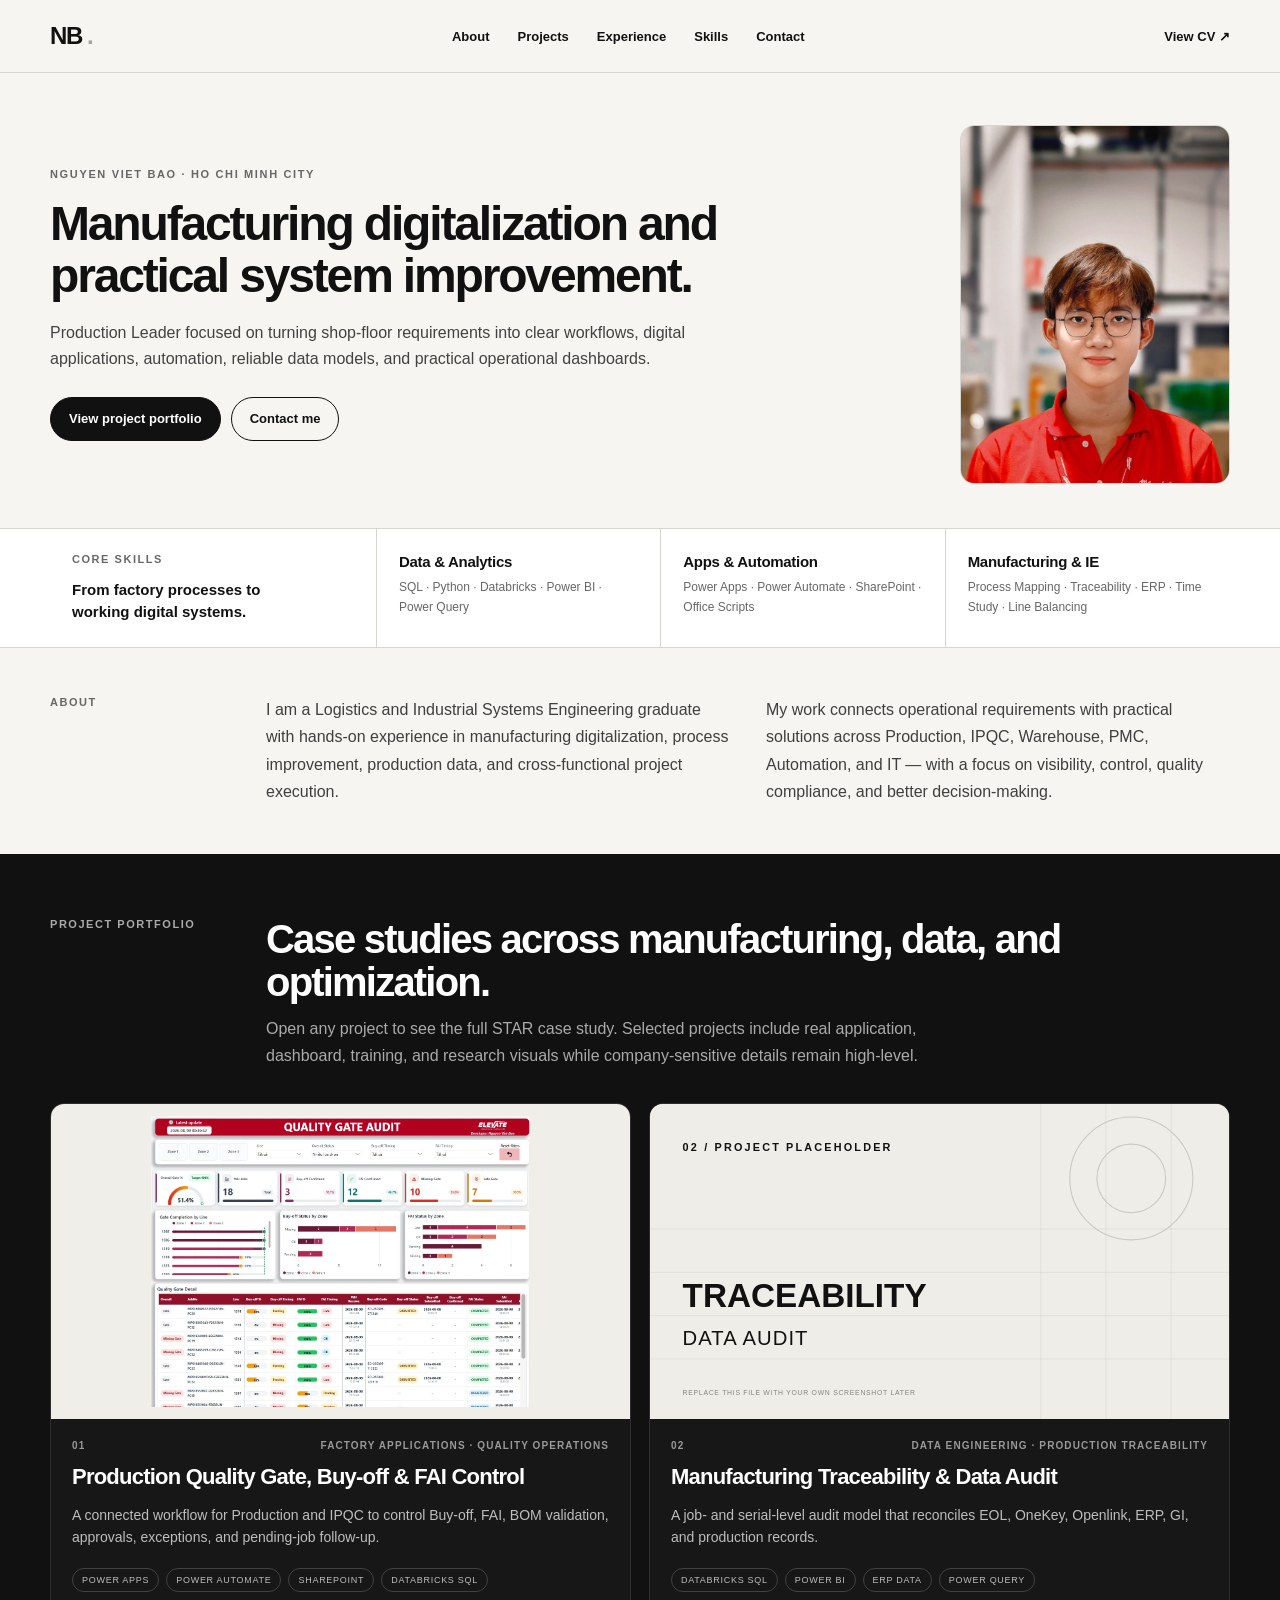
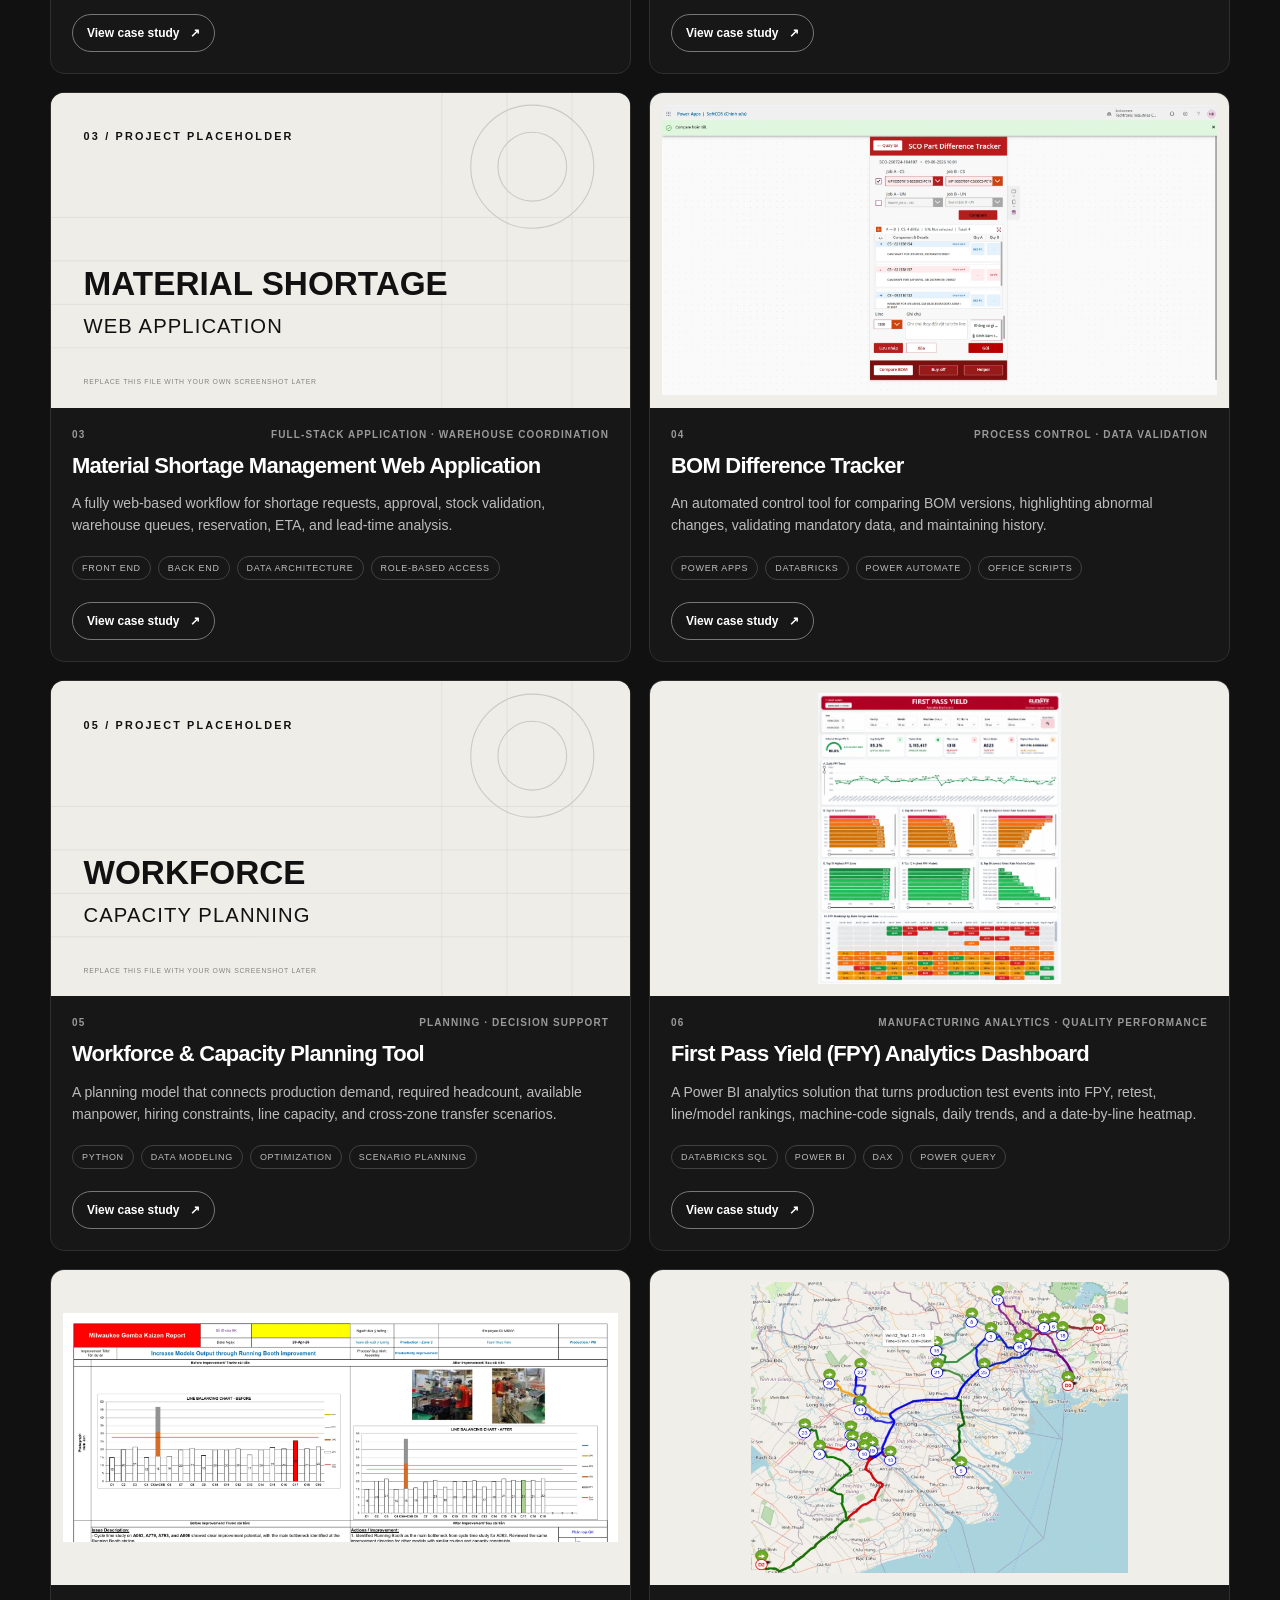
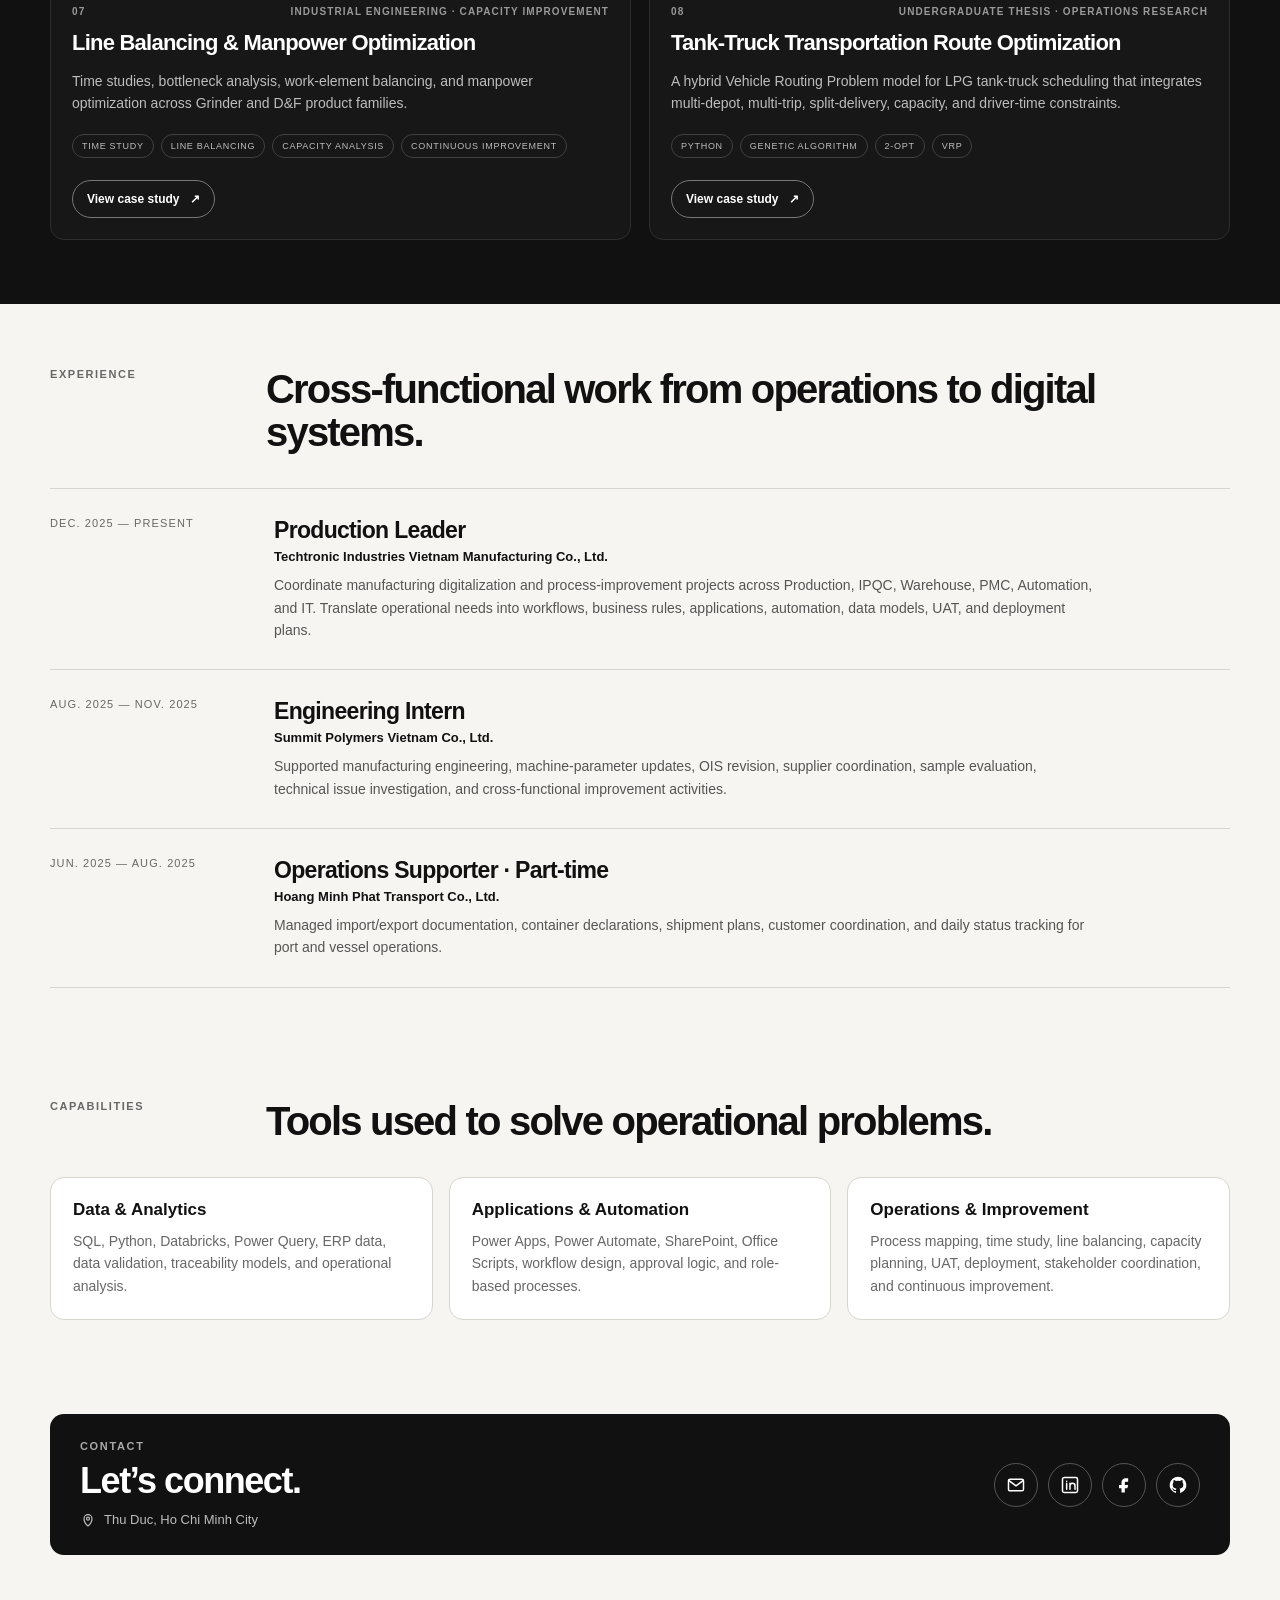
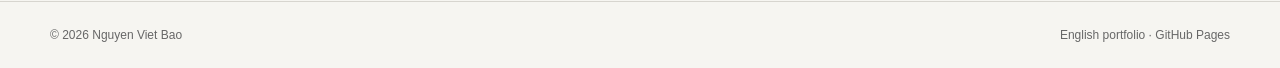
<file: portfolio/index.html>
<!DOCTYPE html>
<html lang="en">
 <head>
  <meta charset="utf-8"/>
  <meta content="width=device-width,initial-scale=1" name="viewport"/>
  <meta content="Portfolio of Nguyen Viet Bao &mdash; manufacturing digitalization, data analytics, process improvement, and system projects." name="description"/>
  <meta content="#f6f5f1" name="theme-color"/>
  <link href="./favicon.svg" rel="icon" type="image/svg+xml"/>
  <link href="./assets/css/style.css" rel="stylesheet"/>
  <title>
   Nguyen Viet Bao &mdash; Portfolio
  </title>
 </head>
 <body>
  <header class="site-header">
   <div class="container header-inner">
    <a class="brand" href="#top">
     NB
     <span>
      .
     </span>
    </a>
    <nav aria-label="Main navigation" class="nav">
     <a href="#about">
      About
     </a>
     <a href="#projects">
      Projects
     </a>
     <a href="#experience">
      Experience
     </a>
     <a href="#skills">
      Skills
     </a>
     <a href="#contact">
      Contact
     </a>
    </nav>
    <button aria-expanded="false" aria-label="Toggle menu" class="menu-toggle" type="button">
     <span>
     </span>
     <span>
     </span>
     <span>
     </span>
    </button>
    <a class="header-link" href="./assets/documents/Nguyen_Viet_Bao_CV.pdf" rel="noopener" target="_blank">
     View CV &nearrow;
    </a>
   </div>
  </header>
  <main id="top">
   <section class="hero">
    <div class="container hero-grid">
     <div class="hero-copy reveal">
      <p class="eyebrow">
       Nguyen Viet Bao &middot; Ho Chi Minh City
      </p>
      <h1>
       Manufacturing digitalization and practical system improvement.
      </h1>
      <p class="lead">
       Production Leader focused on turning shop-floor requirements into clear workflows, digital applications, automation, reliable data models, and practical operational dashboards.
      </p>
      <div class="hero-actions">
       <a class="btn btn-dark" href="#projects">
        View project portfolio
       </a>
       <a class="btn btn-light" href="mailto:bao.nguyen2210ise@gmail.com">
        Contact me
       </a>
      </div>
     </div>
     <figure class="hero-photo reveal">
      <img alt="Nguyen Viet Bao" height="960" src="./assets/images/profile.webp" width="720"/>
     </figure>
    </div>
   </section>
   <section aria-label="Core skills" class="skills-overview">
    <div class="container skills-overview-grid">
     <div class="skills-overview-title">
      <span class="section-label">
       Core Skills
      </span>
      <strong>
       From factory processes to working digital systems.
      </strong>
     </div>
     <div class="skills-overview-item">
      <h2>
       Data &amp; Analytics
      </h2>
      <p>
       SQL &middot; Python &middot; Databricks &middot; Power BI &middot; Power Query
      </p>
     </div>
     <div class="skills-overview-item">
      <h2>
       Apps &amp; Automation
      </h2>
      <p>
       Power Apps &middot; Power Automate &middot; SharePoint &middot; Office Scripts
      </p>
     </div>
     <div class="skills-overview-item">
      <h2>
       Manufacturing &amp; IE
      </h2>
      <p>
       Process Mapping &middot; Traceability &middot; ERP &middot; Time Study &middot; Line Balancing
      </p>
     </div>
    </div>
   </section>
   <section class="section section-tight" id="about">
    <div class="container about-grid">
     <div class="section-label">
      About
     </div>
     <div class="about-copy">
      <p>
       I am a Logistics and Industrial Systems Engineering graduate with hands-on experience in manufacturing digitalization, process improvement, production data, and cross-functional project execution.
      </p>
      <p>
       My work connects operational requirements with practical solutions across Production, IPQC, Warehouse, PMC, Automation, and IT &mdash; with a focus on visibility, control, quality compliance, and better decision-making.
      </p>
     </div>
    </div>
   </section>
   <section class="section projects-section" id="projects">
    <div class="container">
     <div class="section-head">
      <div class="section-label">
       Project Portfolio
      </div>
      <div>
       <h2>
        Case studies across manufacturing, data, and optimization.
       </h2>
       <p>
        Open any project to see the full STAR case study. Selected projects include real application, dashboard, training, and research visuals while company-sensitive details remain high-level.
       </p>
      </div>
     </div>
     <div class="project-grid">
      <article class="project-card reveal">
       <a aria-label="View Production Quality Gate, Buy-off &amp; FAI Control case study" class="project-image project-image--contain" href="./projects/quality-gate/">
        <img alt="Quality Gate Audit dashboard for Production and IPQC workflow monitoring" loading="lazy" src="./assets/images/projects/quality-gate/dashboard.webp"/>
       </a>
       <div class="project-body">
        <div class="project-meta">
         <span>
          01
         </span>
         <span>
          Factory Applications &middot; Quality Operations
         </span>
        </div>
        <h3>
         Production Quality Gate, Buy-off &amp; FAI Control
        </h3>
        <p class="project-summary">
         A connected workflow for Production and IPQC to control Buy-off, FAI, BOM validation, approvals, exceptions, and pending-job follow-up.
        </p>
        <ul class="tags">
         <li>
          Power Apps
         </li>
         <li>
          Power Automate
         </li>
         <li>
          SharePoint
         </li>
         <li>
          Databricks SQL
         </li>
        </ul>
        <a class="btn btn-small" href="./projects/quality-gate/">
         View case study
         <span>
          &nearrow;
         </span>
        </a>
       </div>
      </article>
      <article class="project-card reveal">
       <a aria-label="View Manufacturing Traceability &amp; Data Audit case study" class="project-image" href="./projects/traceability-audit/">
        <img alt="Placeholder image for Manufacturing Traceability &amp; Data Audit" loading="lazy" src="./assets/images/projects/traceability-audit.svg"/>
       </a>
       <div class="project-body">
        <div class="project-meta">
         <span>
          02
         </span>
         <span>
          Data Engineering &middot; Production Traceability
         </span>
        </div>
        <h3>
         Manufacturing Traceability &amp; Data Audit
        </h3>
        <p class="project-summary">
         A job- and serial-level audit model that reconciles EOL, OneKey, Openlink, ERP, GI, and production records.
        </p>
        <ul class="tags">
         <li>
          Databricks SQL
         </li>
         <li>
          Power BI
         </li>
         <li>
          ERP Data
         </li>
         <li>
          Power Query
         </li>
        </ul>
        <a class="btn btn-small" href="./projects/traceability-audit/">
         View case study
         <span>
          &nearrow;
         </span>
        </a>
       </div>
      </article>
      <article class="project-card reveal">
       <a aria-label="View Material Shortage Management Web Application case study" class="project-image" href="./projects/material-shortage/">
        <img alt="Placeholder image for Material Shortage Management Web Application" loading="lazy" src="./assets/images/projects/material-shortage.svg"/>
       </a>
       <div class="project-body">
        <div class="project-meta">
         <span>
          03
         </span>
         <span>
          Full-Stack Application &middot; Warehouse Coordination
         </span>
        </div>
        <h3>
         Material Shortage Management Web Application
        </h3>
        <p class="project-summary">
         A fully web-based workflow for shortage requests, approval, stock validation, warehouse queues, reservation, ETA, and lead-time analysis.
        </p>
        <ul class="tags">
         <li>
          Front End
         </li>
         <li>
          Back End
         </li>
         <li>
          Data Architecture
         </li>
         <li>
          Role-Based Access
         </li>
        </ul>
        <a class="btn btn-small" href="./projects/material-shortage/">
         View case study
         <span>
          &nearrow;
         </span>
        </a>
       </div>
      </article>
      <article class="project-card reveal">
       <a aria-label="View BOM Difference Tracker case study" class="project-image project-image--contain" href="./projects/bom-difference/">
        <img alt="BOM Difference Tracker application interface" loading="lazy" src="./assets/images/projects/bom-difference/app-ui.webp"/>
       </a>
       <div class="project-body">
        <div class="project-meta">
         <span>
          04
         </span>
         <span>
          Process Control &middot; Data Validation
         </span>
        </div>
        <h3>
         BOM Difference Tracker
        </h3>
        <p class="project-summary">
         An automated control tool for comparing BOM versions, highlighting abnormal changes, validating mandatory data, and maintaining history.
        </p>
        <ul class="tags">
         <li>
          Power Apps
         </li>
         <li>
          Databricks
         </li>
         <li>
          Power Automate
         </li>
         <li>
          Office Scripts
         </li>
        </ul>
        <a class="btn btn-small" href="./projects/bom-difference/">
         View case study
         <span>
          &nearrow;
         </span>
        </a>
       </div>
      </article>
      <article class="project-card reveal">
       <a aria-label="View Workforce &amp; Capacity Planning Tool case study" class="project-image" href="./projects/workforce-capacity/">
        <img alt="Placeholder image for Workforce &amp; Capacity Planning Tool" loading="lazy" src="./assets/images/projects/workforce-capacity.svg"/>
       </a>
       <div class="project-body">
        <div class="project-meta">
         <span>
          05
         </span>
         <span>
          Planning &middot; Decision Support
         </span>
        </div>
        <h3>
         Workforce &amp; Capacity Planning Tool
        </h3>
        <p class="project-summary">
         A planning model that connects production demand, required headcount, available manpower, hiring constraints, line capacity, and cross-zone transfer scenarios.
        </p>
        <ul class="tags">
         <li>
          Python
         </li>
         <li>
          Data Modeling
         </li>
         <li>
          Optimization
         </li>
         <li>
          Scenario Planning
         </li>
        </ul>
        <a class="btn btn-small" href="./projects/workforce-capacity/">
         View case study
         <span>
          &nearrow;
         </span>
        </a>
       </div>
      </article>
      <article class="project-card reveal">
       <a aria-label="View First Pass Yield Analytics Dashboard case study" class="project-image project-image--contain" href="./projects/fpy-dashboard/">
        <img alt="First Pass Yield analytics dashboard showing FPY trends, rankings, and heatmap" loading="lazy" src="./assets/images/projects/fpy-dashboard/dashboard.webp"/>
       </a>
       <div class="project-body">
        <div class="project-meta">
         <span>
          06
         </span>
         <span>
          Manufacturing Analytics &middot; Quality Performance
         </span>
        </div>
        <h3>
         First Pass Yield (FPY) Analytics Dashboard
        </h3>
        <p class="project-summary">
         A Power BI analytics solution that turns production test events into FPY, retest, line/model rankings, machine-code signals, daily trends, and a date-by-line heatmap.
        </p>
        <ul class="tags">
         <li>
          Databricks SQL
         </li>
         <li>
          Power BI
         </li>
         <li>
          DAX
         </li>
         <li>
          Power Query
         </li>
        </ul>
        <a class="btn btn-small" href="./projects/fpy-dashboard/">
         View case study
         <span>
          &nearrow;
         </span>
        </a>
       </div>
      </article>
      <article class="project-card reveal">
       <a aria-label="View Line Balancing &amp; Manpower Optimization case study" class="project-image project-image--contain" href="./projects/line-balancing/">
        <img alt="Continuous improvement report for running-booth line balancing project" loading="lazy" src="./assets/images/projects/line-balancing/running-booth-cover.webp"/>
       </a>
       <div class="project-body">
        <div class="project-meta">
         <span>
          07
         </span>
         <span>
          Industrial Engineering &middot; Capacity Improvement
         </span>
        </div>
        <h3>
         Line Balancing &amp; Manpower Optimization
        </h3>
        <p class="project-summary">
         Time studies, bottleneck analysis, work-element balancing, and manpower optimization across Grinder and D&amp;F product families.
        </p>
        <ul class="tags">
         <li>
          Time Study
         </li>
         <li>
          Line Balancing
         </li>
         <li>
          Capacity Analysis
         </li>
         <li>
          Continuous Improvement
         </li>
        </ul>
        <a class="btn btn-small" href="./projects/line-balancing/">
         View case study
         <span>
          &nearrow;
         </span>
        </a>
       </div>
      </article>
      <article class="project-card reveal">
       <a aria-label="View Tank-Truck Transportation Route Optimization case study" class="project-image project-image--contain" href="./projects/transport-route-optimization/">
        <img alt="Optimized LPG tank-truck routing map" loading="lazy" src="./assets/images/projects/tank-truck/route-map.webp"/>
       </a>
       <div class="project-body">
        <div class="project-meta">
         <span>
          08
         </span>
         <span>
          Undergraduate Thesis &middot; Operations Research
         </span>
        </div>
        <h3>
         Tank-Truck Transportation Route Optimization
        </h3>
        <p class="project-summary">
         A hybrid Vehicle Routing Problem model for LPG tank-truck scheduling that integrates multi-depot, multi-trip, split-delivery, capacity, and driver-time constraints.
        </p>
        <ul class="tags">
         <li>
          Python
         </li>
         <li>
          Genetic Algorithm
         </li>
         <li>
          2-opt
         </li>
         <li>
          VRP
         </li>
        </ul>
        <a class="btn btn-small" href="./projects/transport-route-optimization/">
         View case study
         <span>
          &nearrow;
         </span>
        </a>
       </div>
      </article>
     </div>
    </div>
   </section>
   <section class="section" id="experience">
    <div class="container">
     <div class="section-head">
      <div class="section-label">
       Experience
      </div>
      <div>
       <h2>
        Cross-functional work from operations to digital systems.
       </h2>
      </div>
     </div>
     <div class="timeline">
      <article class="timeline-item reveal">
       <div class="timeline-date">
        Dec. 2025 &mdash; Present
       </div>
       <div class="timeline-body">
        <h3>
         Production Leader
        </h3>
        <div class="company">
         Techtronic Industries Vietnam Manufacturing Co., Ltd.
        </div>
        <p>
         Coordinate manufacturing digitalization and process-improvement projects across Production, IPQC, Warehouse, PMC, Automation, and IT. Translate operational needs into workflows, business rules, applications, automation, data models, UAT, and deployment plans.
        </p>
       </div>
      </article>
      <article class="timeline-item reveal">
       <div class="timeline-date">
        Aug. 2025 &mdash; Nov. 2025
       </div>
       <div class="timeline-body">
        <h3>
         Engineering Intern
        </h3>
        <div class="company">
         Summit Polymers Vietnam Co., Ltd.
        </div>
        <p>
         Supported manufacturing engineering, machine-parameter updates, OIS revision, supplier coordination, sample evaluation, technical issue investigation, and cross-functional improvement activities.
        </p>
       </div>
      </article>
      <article class="timeline-item reveal">
       <div class="timeline-date">
        Jun. 2025 &mdash; Aug. 2025
       </div>
       <div class="timeline-body">
        <h3>
         Operations Supporter &middot; Part-time
        </h3>
        <div class="company">
         Hoang Minh Phat Transport Co., Ltd.
        </div>
        <p>
         Managed import/export documentation, container declarations, shipment plans, customer coordination, and daily status tracking for port and vessel operations.
        </p>
       </div>
      </article>
     </div>
    </div>
   </section>
   <section class="section section-tight" id="skills">
    <div class="container">
     <div class="section-head">
      <div class="section-label">
       Capabilities
      </div>
      <div>
       <h2>
        Tools used to solve operational problems.
       </h2>
      </div>
     </div>
     <div class="skills-grid">
      <div class="skill-card reveal">
       <h3>
        Data &amp; Analytics
       </h3>
       <p>
        SQL, Python, Databricks, Power Query, ERP data, data validation, traceability models, and operational analysis.
       </p>
      </div>
      <div class="skill-card reveal">
       <h3>
        Applications &amp; Automation
       </h3>
       <p>
        Power Apps, Power Automate, SharePoint, Office Scripts, workflow design, approval logic, and role-based processes.
       </p>
      </div>
      <div class="skill-card reveal">
       <h3>
        Operations &amp; Improvement
       </h3>
       <p>
        Process mapping, time study, line balancing, capacity planning, UAT, deployment, stakeholder coordination, and continuous improvement.
       </p>
      </div>
     </div>
    </div>
   </section>
   <section class="section contact-section" id="contact">
    <div class="container">
     <div class="contact-card reveal">
      <div class="contact-copy">
       <p class="eyebrow">
        Contact
       </p>
       <h2>
        Let&rsquo;s connect.
       </h2>
       <p class="contact-location">
        <svg aria-hidden="true" viewbox="0 0 24 24">
         <path d="M12 21s6-5.1 6-11a6 6 0 1 0-12 0c0 5.9 6 11 6 11Z">
         </path>
         <circle cx="12" cy="10" r="2.2">
         </circle>
        </svg>
        <span>
         Thu Duc, Ho Chi Minh City
        </span>
       </p>
      </div>
      <div aria-label="Contact links" class="contact-links">
       <a aria-label="Email Nguyen Viet Bao" class="contact-icon" href="mailto:bao.nguyen2210ise@gmail.com" title="Email">
        <svg aria-hidden="true" viewbox="0 0 24 24">
         <rect height="14" rx="2" width="18" x="3" y="5">
         </rect>
         <path d="m4 7 8 6 8-6">
         </path>
        </svg>
       </a>
       <a aria-label="LinkedIn profile" class="contact-icon" href="https://www.linkedin.com/in/bao-nguyen-ba9554152/" rel="noopener" target="_blank" title="LinkedIn">
        <svg aria-hidden="true" viewbox="0 0 24 24">
         <rect height="18" rx="2" width="18" x="3" y="3">
         </rect>
         <path d="M8 10v7M8 7.5v.01M12 17v-4a3 3 0 0 1 6 0v4M12 10v7">
         </path>
        </svg>
       </a>
       <a aria-label="Facebook profile" class="contact-icon" href="https://www.facebook.com/nguyenbao2210" rel="noopener" target="_blank" title="Facebook">
        <svg aria-hidden="true" viewbox="0 0 24 24">
         <path d="M14 8h3V4h-3a5 5 0 0 0-5 5v3H6v4h3v5h4v-5h3l1-4h-4V9a1 1 0 0 1 1-1Z">
         </path>
        </svg>
       </a>
       <a aria-label="GitHub profile" class="contact-icon" href="https://github.com/baonguyen2210ise-bit" rel="noopener" target="_blank" title="GitHub">
        <svg aria-hidden="true" viewbox="0 0 24 24">
         <path d="M12 2a10 10 0 0 0-3.16 19.49c.5.09.68-.22.68-.48v-1.88c-2.78.6-3.37-1.18-3.37-1.18-.45-1.16-1.11-1.47-1.11-1.47-.91-.62.07-.61.07-.61 1 .07 1.54 1.03 1.54 1.03.9 1.53 2.35 1.09 2.92.83.09-.65.35-1.09.64-1.34-2.22-.25-4.56-1.11-4.56-4.95 0-1.09.39-1.99 1.03-2.69-.1-.25-.45-1.27.1-2.65 0 0 .84-.27 2.75 1.03A9.6 9.6 0 0 1 12 6.79a9.6 9.6 0 0 1 2.5.34c1.91-1.3 2.75-1.03 2.75-1.03.55 1.38.2 2.4.1 2.65.64.7 1.03 1.6 1.03 2.69 0 3.85-2.34 4.69-4.57 4.94.36.31.68.92.68 1.86v2.77c0 .27.18.58.69.48A10 10 0 0 0 12 2Z">
         </path>
        </svg>
       </a>
      </div>
     </div>
    </div>
   </section>
  </main>
  <footer class="footer">
   <div class="container footer-inner">
    <span>
     &copy;
     <span data-year="">
     </span>
     Nguyen Viet Bao
    </span>
    <span>
     English portfolio &middot; GitHub Pages
    </span>
   </div>
  </footer>
  <script src="./assets/js/main.js">
  </script>
 </body>
</html>
</file>
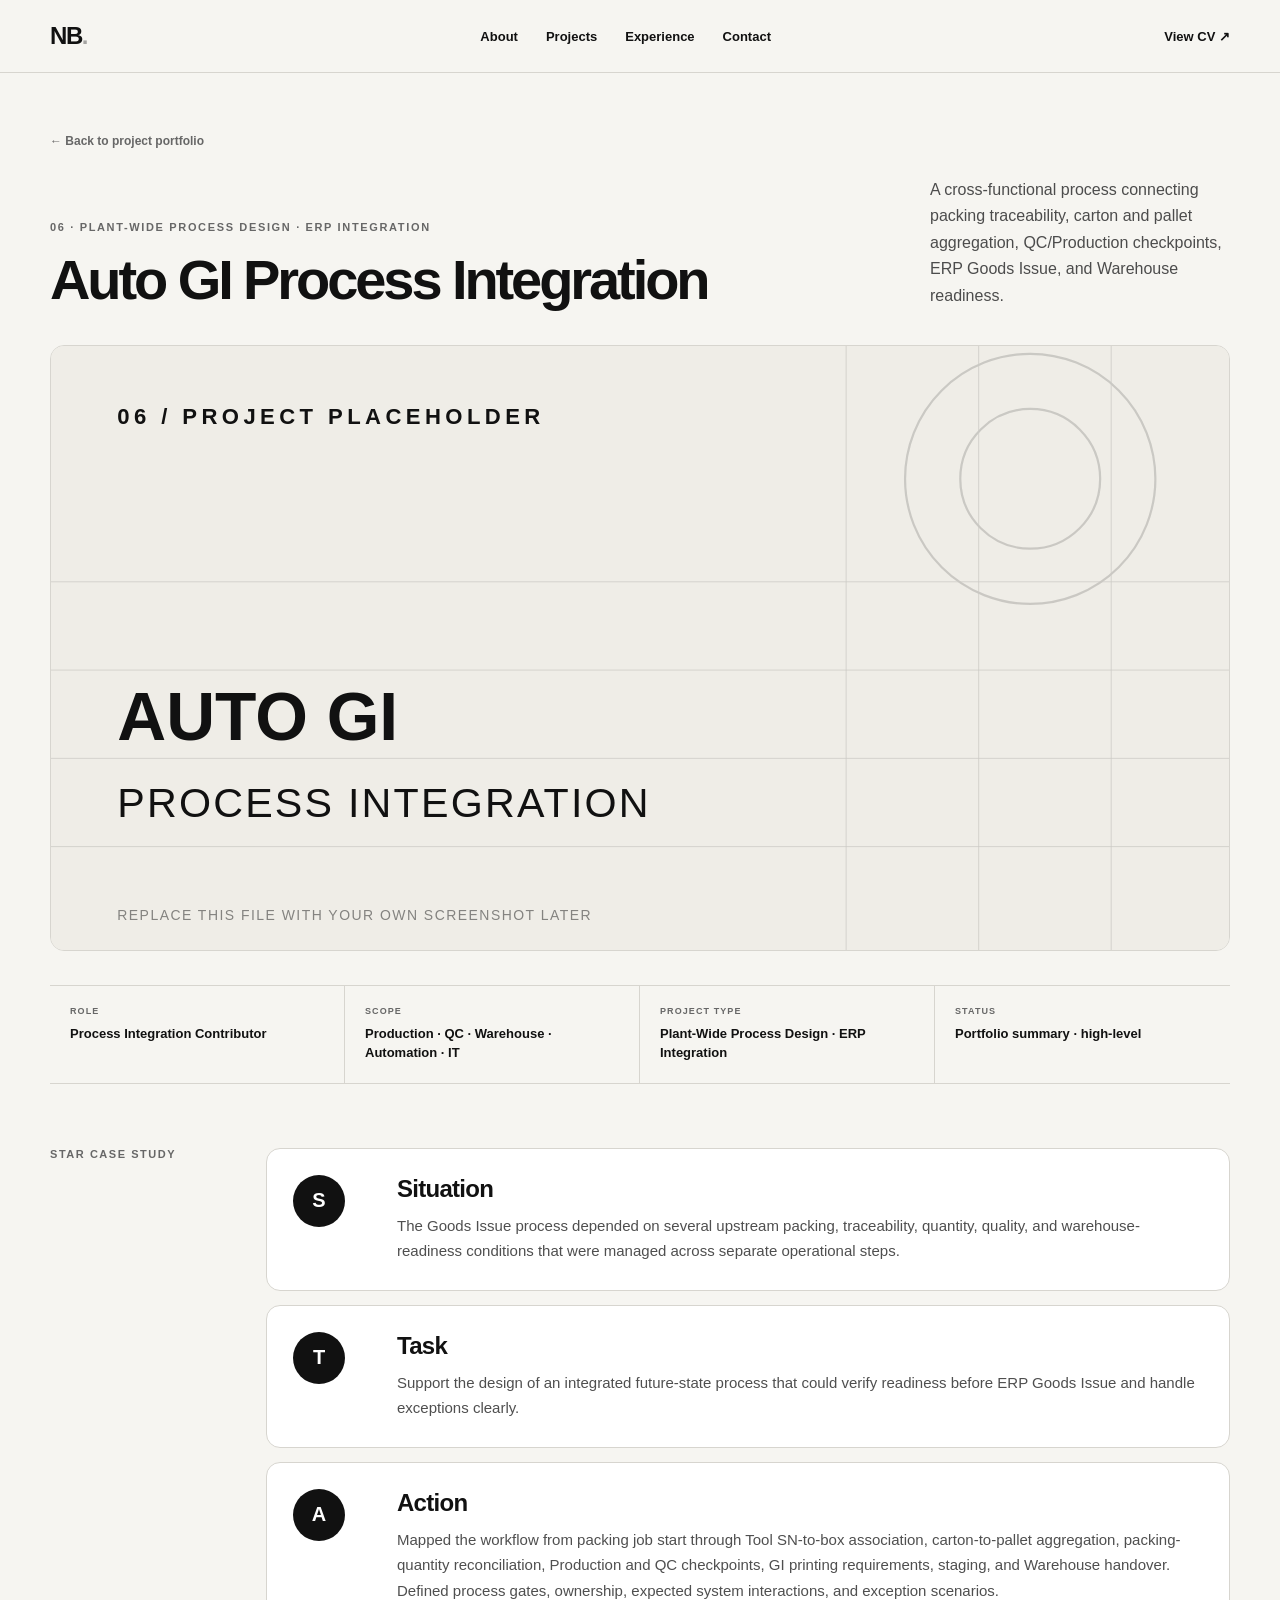
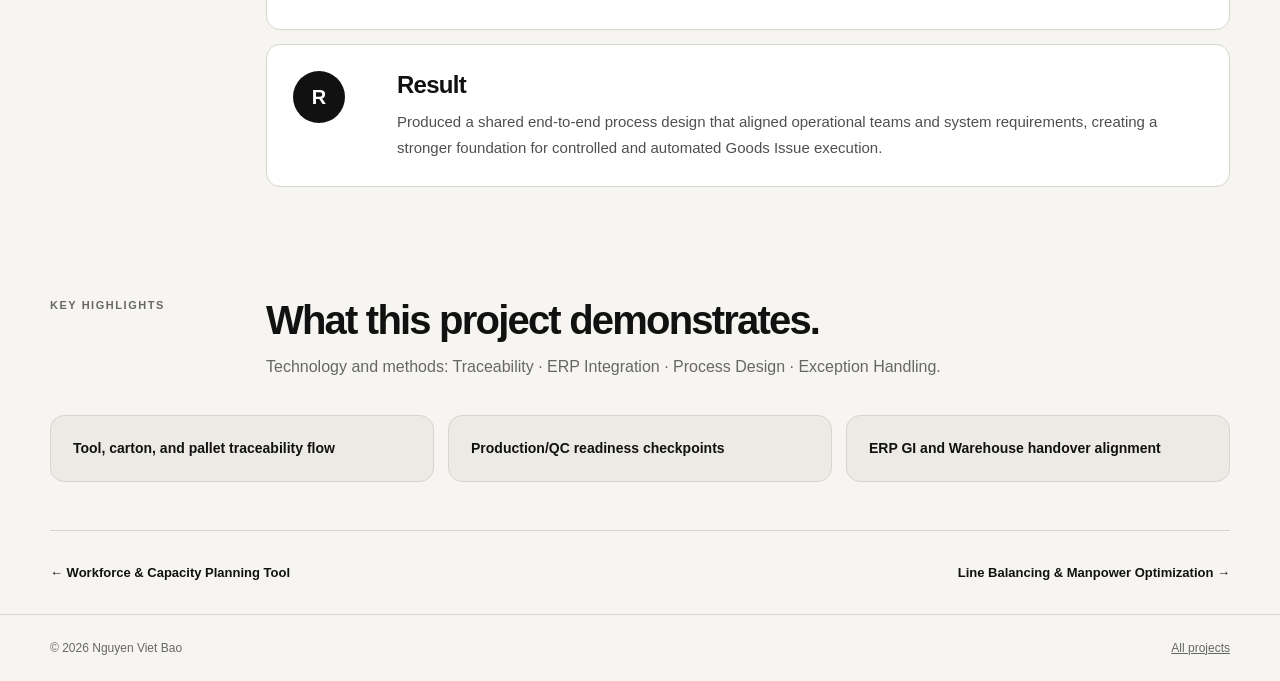
<file: portfolio/projects/auto-gi/index.html>
<!doctype html><html lang="en"><head><meta charset="utf-8"><meta name="viewport" content="width=device-width,initial-scale=1"><meta name="description" content="Auto GI Process Integration case study by Nguyen Viet Bao."><meta name="theme-color" content="#f6f5f1"><link rel="icon" href="../../favicon.svg" type="image/svg+xml"><link rel="stylesheet" href="../../assets/css/style.css"><title>Auto GI Process Integration — Nguyen Viet Bao</title></head><body>
<header class="site-header"><div class="container header-inner"><a class="brand" href="../../">NB<span>.</span></a><nav class="nav" aria-label="Main navigation"><a href="../../#about">About</a><a href="../../#projects">Projects</a><a href="../../#experience">Experience</a><a href="../../#contact">Contact</a></nav><button class="menu-toggle" type="button" aria-expanded="false" aria-label="Toggle menu"><span></span><span></span><span></span></button><a class="header-link" href="../../assets/documents/Nguyen_Viet_Bao_CV.pdf" target="_blank" rel="noopener">View CV ↗</a></div></header>
<main><section class="case-hero"><div class="container"><a class="back-link" href="../../#projects">← Back to project portfolio</a><div class="case-title-row"><div><p class="eyebrow">06 · Plant-Wide Process Design · ERP Integration</p><h1>Auto GI Process Integration</h1></div><p class="case-intro">A cross-functional process connecting packing traceability, carton and pallet aggregation, QC/Production checkpoints, ERP Goods Issue, and Warehouse readiness.</p></div><div class="case-image reveal"><img src="../../assets/images/projects/auto-gi.svg" alt="Placeholder image for Auto GI Process Integration"></div></div></section>
<section><div class="container case-facts"><div class="fact"><span>Role</span><strong>Process Integration Contributor</strong></div><div class="fact"><span>Scope</span><strong>Production · QC · Warehouse · Automation · IT</strong></div><div class="fact"><span>Project Type</span><strong>Plant-Wide Process Design · ERP Integration</strong></div><div class="fact"><span>Status</span><strong>Portfolio summary · high-level</strong></div></div></section>
<section class="section"><div class="container star-layout"><div class="section-label">STAR Case Study</div><div class="star-list"><article class="star-card reveal"><div class="star-letter">S</div><div><h2>Situation</h2><p>The Goods Issue process depended on several upstream packing, traceability, quantity, quality, and warehouse-readiness conditions that were managed across separate operational steps.</p></div></article><article class="star-card reveal"><div class="star-letter">T</div><div><h2>Task</h2><p>Support the design of an integrated future-state process that could verify readiness before ERP Goods Issue and handle exceptions clearly.</p></div></article><article class="star-card reveal"><div class="star-letter">A</div><div><h2>Action</h2><p>Mapped the workflow from packing job start through Tool SN-to-box association, carton-to-pallet aggregation, packing-quantity reconciliation, Production and QC checkpoints, GI printing requirements, staging, and Warehouse handover. Defined process gates, ownership, expected system interactions, and exception scenarios.</p></div></article><article class="star-card reveal"><div class="star-letter">R</div><div><h2>Result</h2><p>Produced a shared end-to-end process design that aligned operational teams and system requirements, creating a stronger foundation for controlled and automated Goods Issue execution.</p></div></article></div></div></section>
<section class="section section-tight"><div class="container"><div class="section-head"><div class="section-label">Key Highlights</div><div><h2>What this project demonstrates.</h2><p>Technology and methods: Traceability · ERP Integration · Process Design · Exception Handling.</p></div></div><div class="highlight-list"><div class="highlight reveal">Tool, carton, and pallet traceability flow</div><div class="highlight reveal">Production/QC readiness checkpoints</div><div class="highlight reveal">ERP GI and Warehouse handover alignment</div></div></div></section>
<section><div class="container case-nav"><a href="../workforce-capacity/">← Workforce &amp; Capacity Planning Tool</a><a href="../line-balancing/">Line Balancing &amp; Manpower Optimization →</a></div></section></main>
<footer class="footer"><div class="container footer-inner"><span>© <span data-year></span> Nguyen Viet Bao</span><a href="../../#projects">All projects</a></div></footer><script src="../../assets/js/main.js"></script></body></html>
</file>
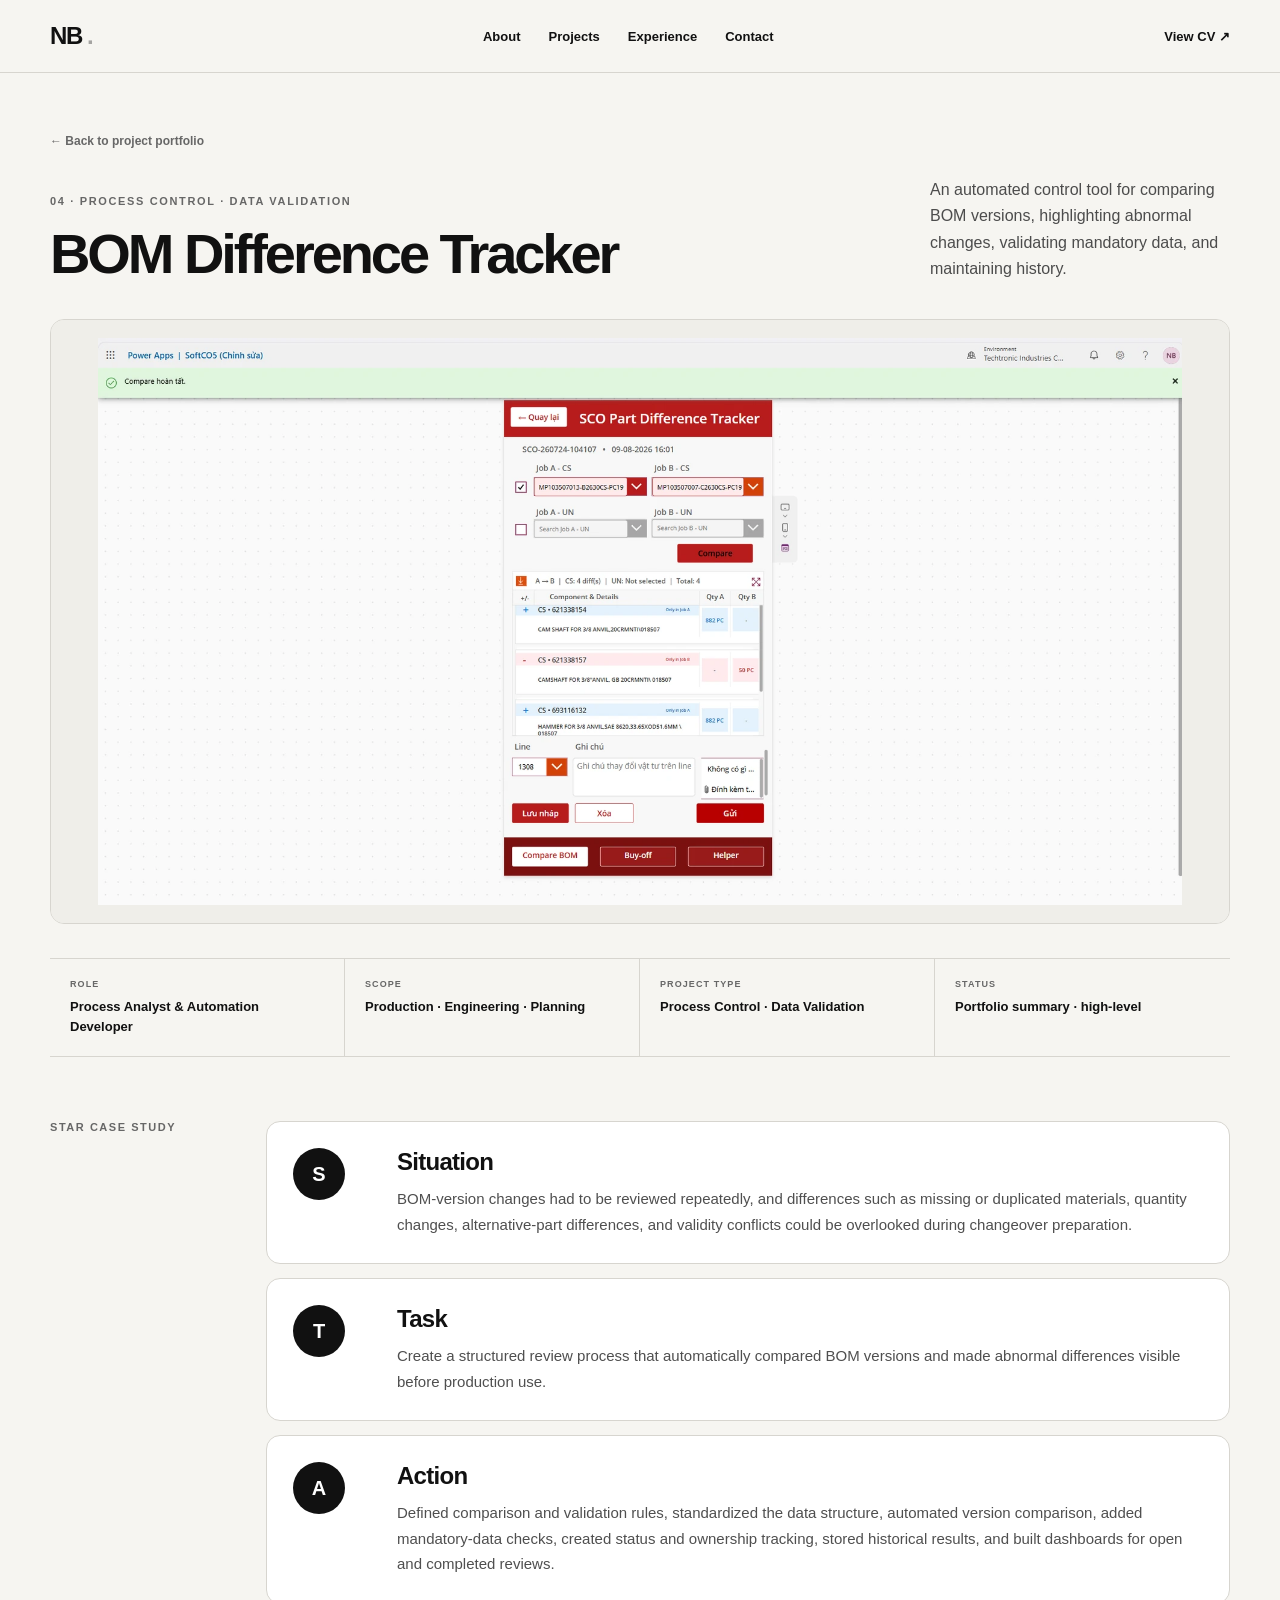
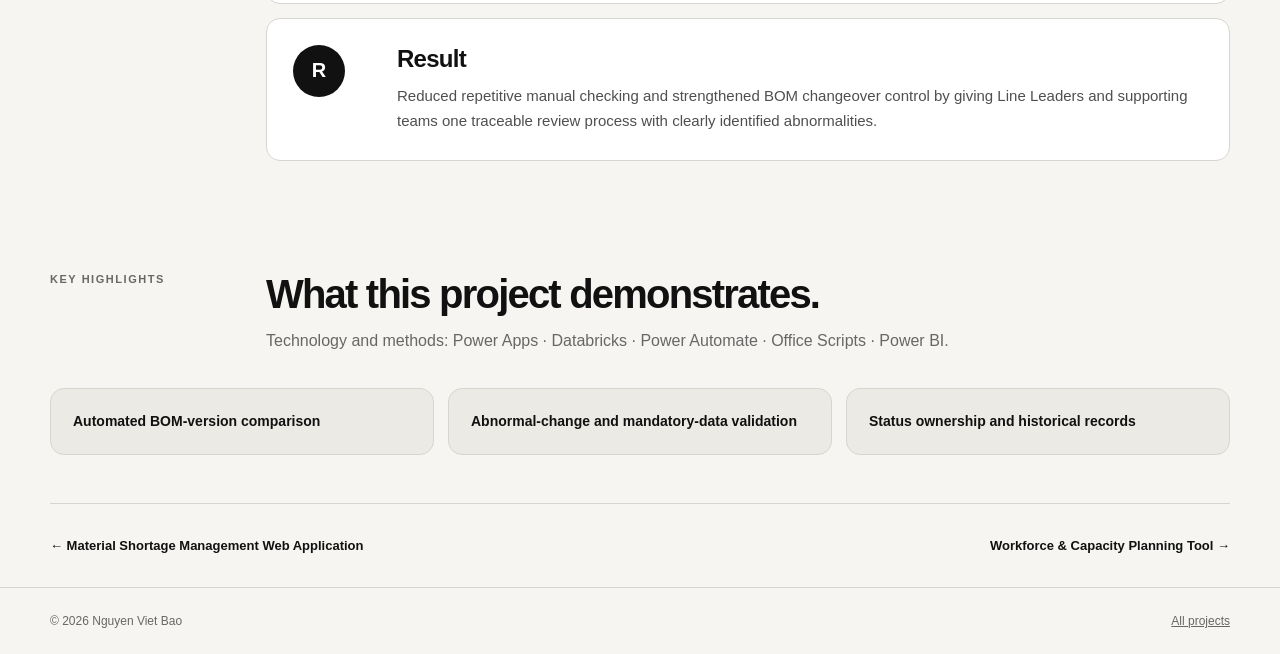
<file: portfolio/projects/bom-difference/index.html>
<!DOCTYPE html>
<html lang="en">
 <head>
  <meta charset="utf-8"/>
  <meta content="width=device-width,initial-scale=1" name="viewport"/>
  <meta content="BOM Difference Tracker case study by Nguyen Viet Bao." name="description"/>
  <meta content="#f6f5f1" name="theme-color"/>
  <link href="../../favicon.svg" rel="icon" type="image/svg+xml"/>
  <link href="../../assets/css/style.css" rel="stylesheet"/>
  <title>
   BOM Difference Tracker &mdash; Nguyen Viet Bao
  </title>
 </head>
 <body>
  <header class="site-header">
   <div class="container header-inner">
    <a class="brand" href="../../">
     NB
     <span>
      .
     </span>
    </a>
    <nav aria-label="Main navigation" class="nav">
     <a href="../../#about">
      About
     </a>
     <a href="../../#projects">
      Projects
     </a>
     <a href="../../#experience">
      Experience
     </a>
     <a href="../../#contact">
      Contact
     </a>
    </nav>
    <button aria-expanded="false" aria-label="Toggle menu" class="menu-toggle" type="button">
     <span>
     </span>
     <span>
     </span>
     <span>
     </span>
    </button>
    <a class="header-link" href="../../assets/documents/Nguyen_Viet_Bao_CV.pdf" rel="noopener" target="_blank">
     View CV &nearrow;
    </a>
   </div>
  </header>
  <main>
   <section class="case-hero">
    <div class="container">
     <a class="back-link" href="../../#projects">
      &larr; Back to project portfolio
     </a>
     <div class="case-title-row">
      <div>
       <p class="eyebrow">
        04 &middot; Process Control &middot; Data Validation
       </p>
       <h1>
        BOM Difference Tracker
       </h1>
      </div>
      <p class="case-intro">
       An automated control tool for comparing BOM versions, highlighting abnormal changes, validating mandatory data, and maintaining history.
      </p>
     </div>
     <div class="case-image reveal case-image--contain">
      <img alt="BOM Difference Tracker application interface with comparison and validation controls" src="../../assets/images/projects/bom-difference/app-ui.webp"/>
     </div>
    </div>
   </section>
   <section>
    <div class="container case-facts">
     <div class="fact">
      <span>
       Role
      </span>
      <strong>
       Process Analyst &amp; Automation Developer
      </strong>
     </div>
     <div class="fact">
      <span>
       Scope
      </span>
      <strong>
       Production &middot; Engineering &middot; Planning
      </strong>
     </div>
     <div class="fact">
      <span>
       Project Type
      </span>
      <strong>
       Process Control &middot; Data Validation
      </strong>
     </div>
     <div class="fact">
      <span>
       Status
      </span>
      <strong>
       Portfolio summary &middot; high-level
      </strong>
     </div>
    </div>
   </section>
   <section class="section">
    <div class="container star-layout">
     <div class="section-label">
      STAR Case Study
     </div>
     <div class="star-list">
      <article class="star-card reveal">
       <div class="star-letter">
        S
       </div>
       <div>
        <h2>
         Situation
        </h2>
        <p>
         BOM-version changes had to be reviewed repeatedly, and differences such as missing or duplicated materials, quantity changes, alternative-part differences, and validity conflicts could be overlooked during changeover preparation.
        </p>
       </div>
      </article>
      <article class="star-card reveal">
       <div class="star-letter">
        T
       </div>
       <div>
        <h2>
         Task
        </h2>
        <p>
         Create a structured review process that automatically compared BOM versions and made abnormal differences visible before production use.
        </p>
       </div>
      </article>
      <article class="star-card reveal">
       <div class="star-letter">
        A
       </div>
       <div>
        <h2>
         Action
        </h2>
        <p>
         Defined comparison and validation rules, standardized the data structure, automated version comparison, added mandatory-data checks, created status and ownership tracking, stored historical results, and built dashboards for open and completed reviews.
        </p>
       </div>
      </article>
      <article class="star-card reveal">
       <div class="star-letter">
        R
       </div>
       <div>
        <h2>
         Result
        </h2>
        <p>
         Reduced repetitive manual checking and strengthened BOM changeover control by giving Line Leaders and supporting teams one traceable review process with clearly identified abnormalities.
        </p>
       </div>
      </article>
     </div>
    </div>
   </section>
   <section class="section section-tight">
    <div class="container">
     <div class="section-head">
      <div class="section-label">
       Key Highlights
      </div>
      <div>
       <h2>
        What this project demonstrates.
       </h2>
       <p>
        Technology and methods: Power Apps &middot; Databricks &middot; Power Automate &middot; Office Scripts &middot; Power BI.
       </p>
      </div>
     </div>
     <div class="highlight-list">
      <div class="highlight reveal">
       Automated BOM-version comparison
      </div>
      <div class="highlight reveal">
       Abnormal-change and mandatory-data validation
      </div>
      <div class="highlight reveal">
       Status ownership and historical records
      </div>
     </div>
    </div>
   </section>
   <section>
    <div class="container case-nav">
     <a href="../material-shortage/">
      &larr; Material Shortage Management Web Application
     </a>
     <a href="../workforce-capacity/">
      Workforce &amp; Capacity Planning Tool &rarr;
     </a>
    </div>
   </section>
  </main>
  <footer class="footer">
   <div class="container footer-inner">
    <span>
     &copy;
     <span data-year="">
     </span>
     Nguyen Viet Bao
    </span>
    <a href="../../#projects">
     All projects
    </a>
   </div>
  </footer>
  <script src="../../assets/js/main.js">
  </script>
 </body>
</html>
</file>
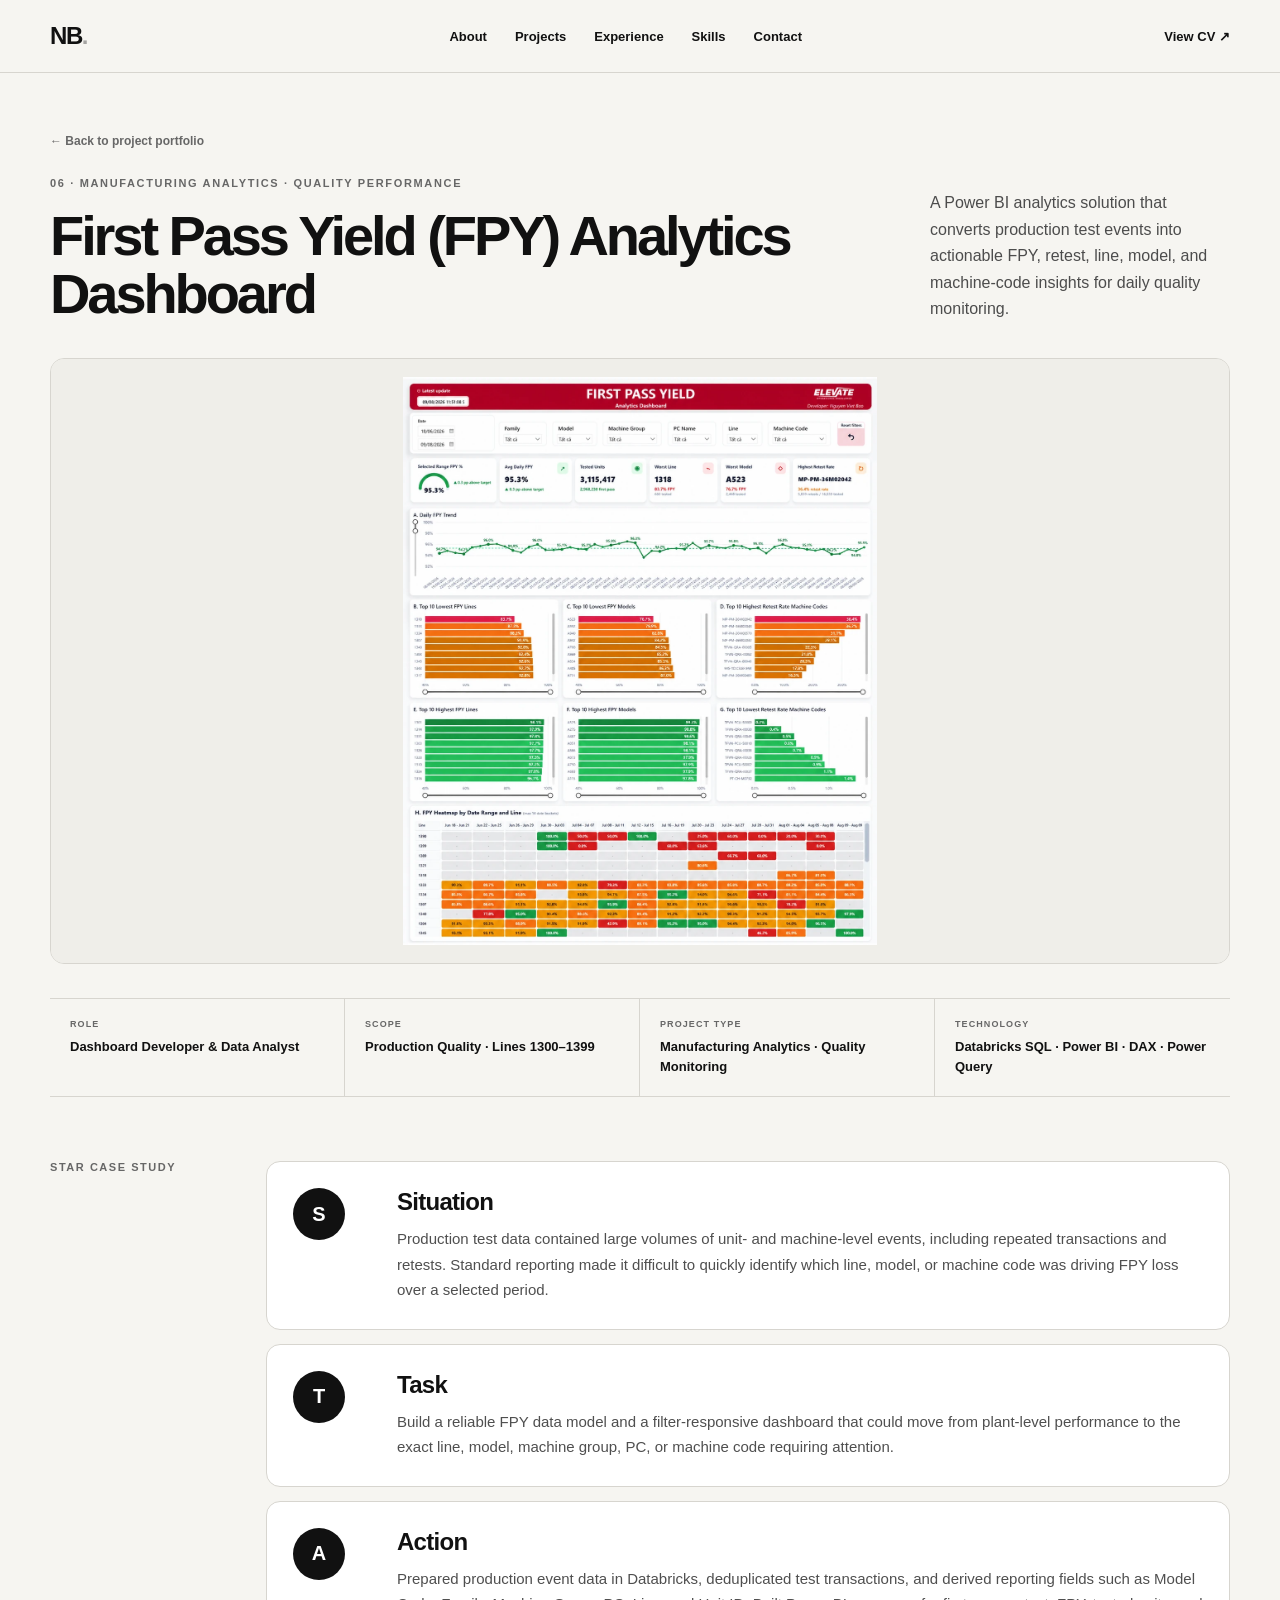
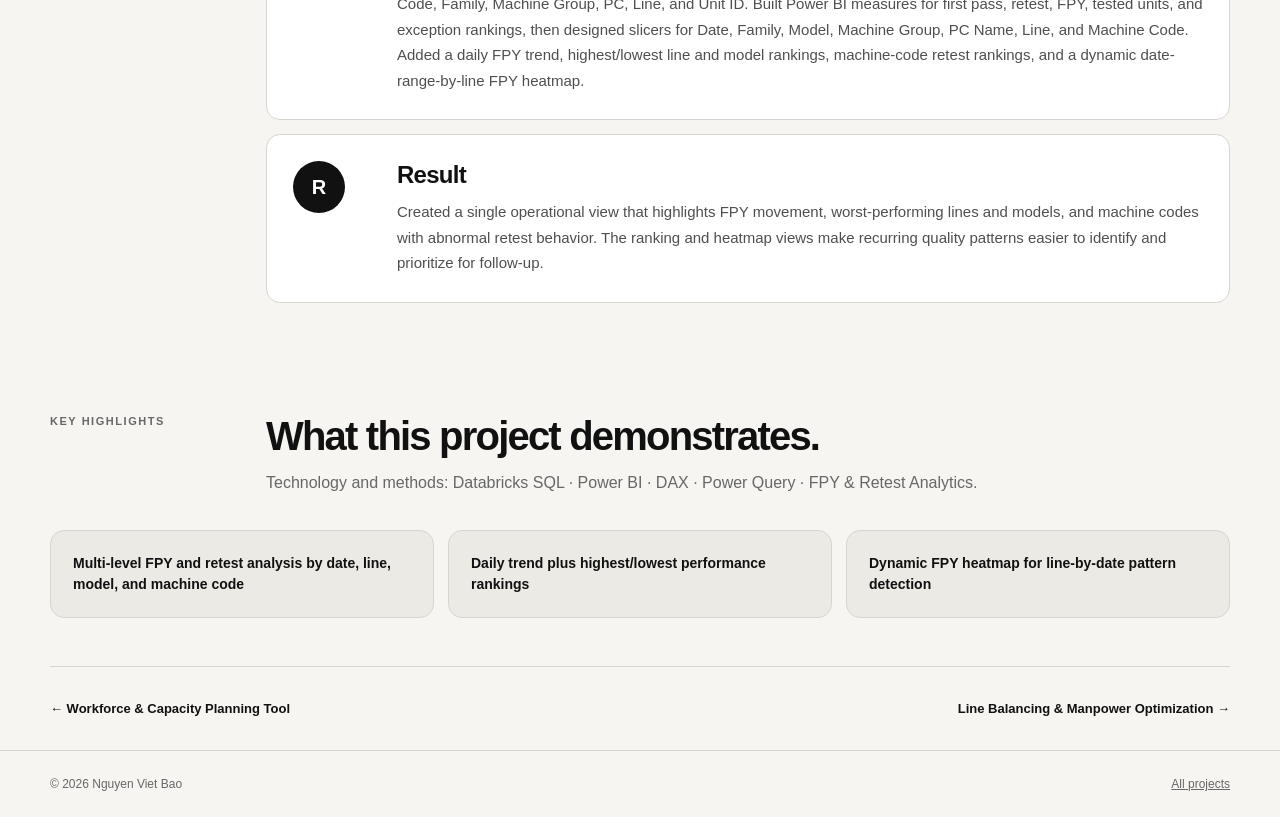
<file: portfolio/projects/fpy-dashboard/index.html>
<!doctype html>
<html lang="en">
<head>
  <meta charset="utf-8">
  <meta name="viewport" content="width=device-width,initial-scale=1">
  <meta name="description" content="First Pass Yield analytics dashboard case study by Nguyen Viet Bao.">
  <meta name="theme-color" content="#f6f5f1">
  <link rel="icon" href="../../favicon.svg" type="image/svg+xml">
  <link rel="stylesheet" href="../../assets/css/style.css">
  <title>First Pass Yield Analytics Dashboard — Nguyen Viet Bao</title>
</head>
<body>
<header class="site-header">
  <div class="container header-inner">
    <a class="brand" href="../../">NB<span>.</span></a>
    <nav class="nav" aria-label="Main navigation">
      <a href="../../#about">About</a>
      <a href="../../#projects">Projects</a>
      <a href="../../#experience">Experience</a>
      <a href="../../#skills">Skills</a>
      <a href="../../#contact">Contact</a>
    </nav>
    <button class="menu-toggle" type="button" aria-expanded="false" aria-label="Toggle menu"><span></span><span></span><span></span></button>
    <a class="header-link" href="../../assets/documents/Nguyen_Viet_Bao_CV.pdf" target="_blank" rel="noopener">View CV ↗</a>
  </div>
</header>
<main>
  <section class="case-hero">
    <div class="container">
      <a class="back-link" href="../../#projects">← Back to project portfolio</a>
      <div class="case-title-row">
        <div>
          <p class="eyebrow">06 · Manufacturing Analytics · Quality Performance</p>
          <h1>First Pass Yield (FPY) Analytics Dashboard</h1>
        </div>
        <p class="case-intro">A Power BI analytics solution that converts production test events into actionable FPY, retest, line, model, and machine-code insights for daily quality monitoring.</p>
      </div>
      <div class="case-image case-image--contain reveal">
        <img src="../../assets/images/projects/fpy-dashboard/dashboard.webp" alt="First Pass Yield analytics dashboard with daily trend, line and model rankings, machine-code retest analysis, and heatmap">
      </div>
    </div>
  </section>

  <section>
    <div class="container case-facts">
      <div class="fact"><span>Role</span><strong>Dashboard Developer &amp; Data Analyst</strong></div>
      <div class="fact"><span>Scope</span><strong>Production Quality · Lines 1300–1399</strong></div>
      <div class="fact"><span>Project Type</span><strong>Manufacturing Analytics · Quality Monitoring</strong></div>
      <div class="fact"><span>Technology</span><strong>Databricks SQL · Power BI · DAX · Power Query</strong></div>
    </div>
  </section>

  <section class="section">
    <div class="container star-layout">
      <div class="section-label">STAR Case Study</div>
      <div class="star-list">
        <article class="star-card reveal">
          <div class="star-letter">S</div>
          <div>
            <h2>Situation</h2>
            <p>Production test data contained large volumes of unit- and machine-level events, including repeated transactions and retests. Standard reporting made it difficult to quickly identify which line, model, or machine code was driving FPY loss over a selected period.</p>
          </div>
        </article>
        <article class="star-card reveal">
          <div class="star-letter">T</div>
          <div>
            <h2>Task</h2>
            <p>Build a reliable FPY data model and a filter-responsive dashboard that could move from plant-level performance to the exact line, model, machine group, PC, or machine code requiring attention.</p>
          </div>
        </article>
        <article class="star-card reveal">
          <div class="star-letter">A</div>
          <div>
            <h2>Action</h2>
            <p>Prepared production event data in Databricks, deduplicated test transactions, and derived reporting fields such as Model Code, Family, Machine Group, PC, Line, and Unit ID. Built Power BI measures for first pass, retest, FPY, tested units, and exception rankings, then designed slicers for Date, Family, Model, Machine Group, PC Name, Line, and Machine Code. Added a daily FPY trend, highest/lowest line and model rankings, machine-code retest rankings, and a dynamic date-range-by-line FPY heatmap.</p>
          </div>
        </article>
        <article class="star-card reveal">
          <div class="star-letter">R</div>
          <div>
            <h2>Result</h2>
            <p>Created a single operational view that highlights FPY movement, worst-performing lines and models, and machine codes with abnormal retest behavior. The ranking and heatmap views make recurring quality patterns easier to identify and prioritize for follow-up.</p>
          </div>
        </article>
      </div>
    </div>
  </section>

  <section class="section section-tight">
    <div class="container">
      <div class="section-head">
        <div class="section-label">Key Highlights</div>
        <div>
          <h2>What this project demonstrates.</h2>
          <p>Technology and methods: Databricks SQL · Power BI · DAX · Power Query · FPY &amp; Retest Analytics.</p>
        </div>
      </div>
      <div class="highlight-list">
        <div class="highlight reveal">Multi-level FPY and retest analysis by date, line, model, and machine code</div>
        <div class="highlight reveal">Daily trend plus highest/lowest performance rankings</div>
        <div class="highlight reveal">Dynamic FPY heatmap for line-by-date pattern detection</div>
      </div>
    </div>
  </section>

  <section>
    <div class="container case-nav">
      <a href="../workforce-capacity/">← Workforce &amp; Capacity Planning Tool</a>
      <a href="../line-balancing/">Line Balancing &amp; Manpower Optimization →</a>
    </div>
  </section>
</main>
<footer class="footer">
  <div class="container footer-inner">
    <span>© <span data-year></span> Nguyen Viet Bao</span>
    <a href="../../#projects">All projects</a>
  </div>
</footer>
<script src="../../assets/js/main.js"></script>
</body>
</html>
</file>
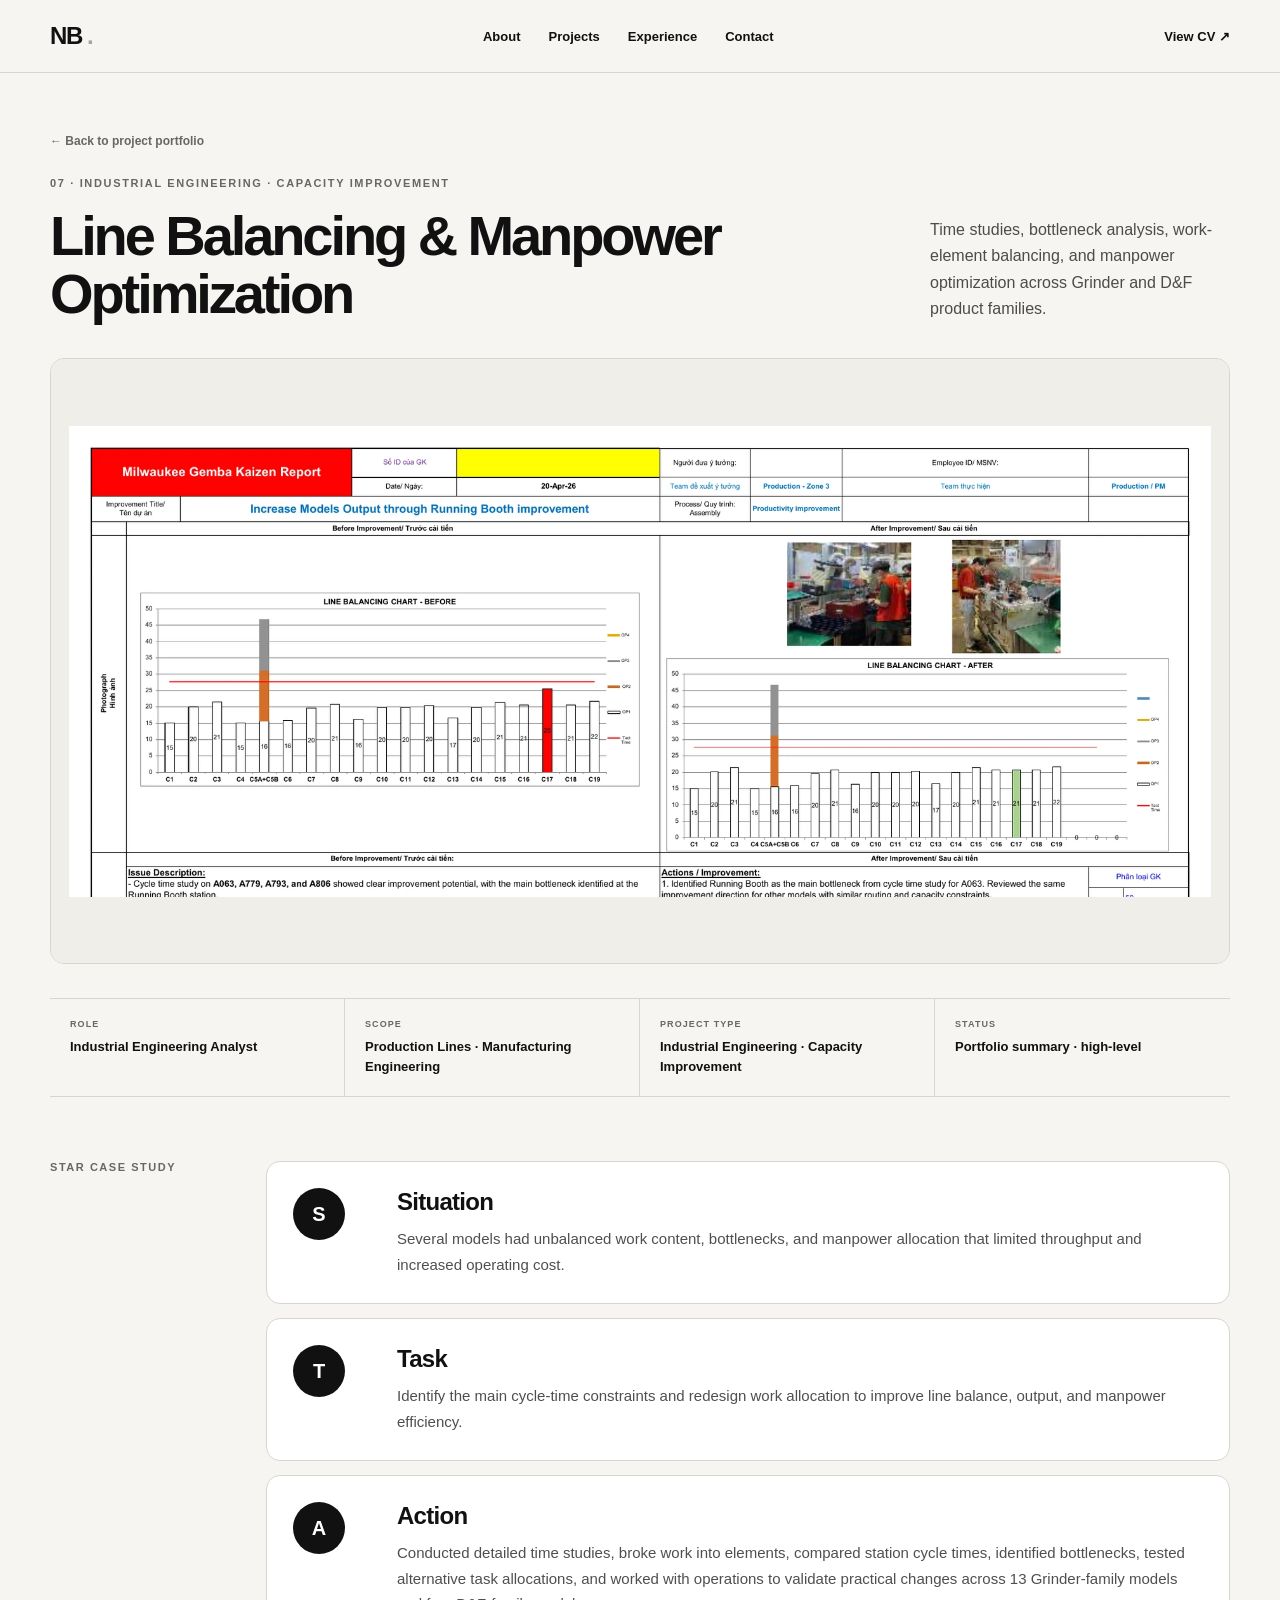
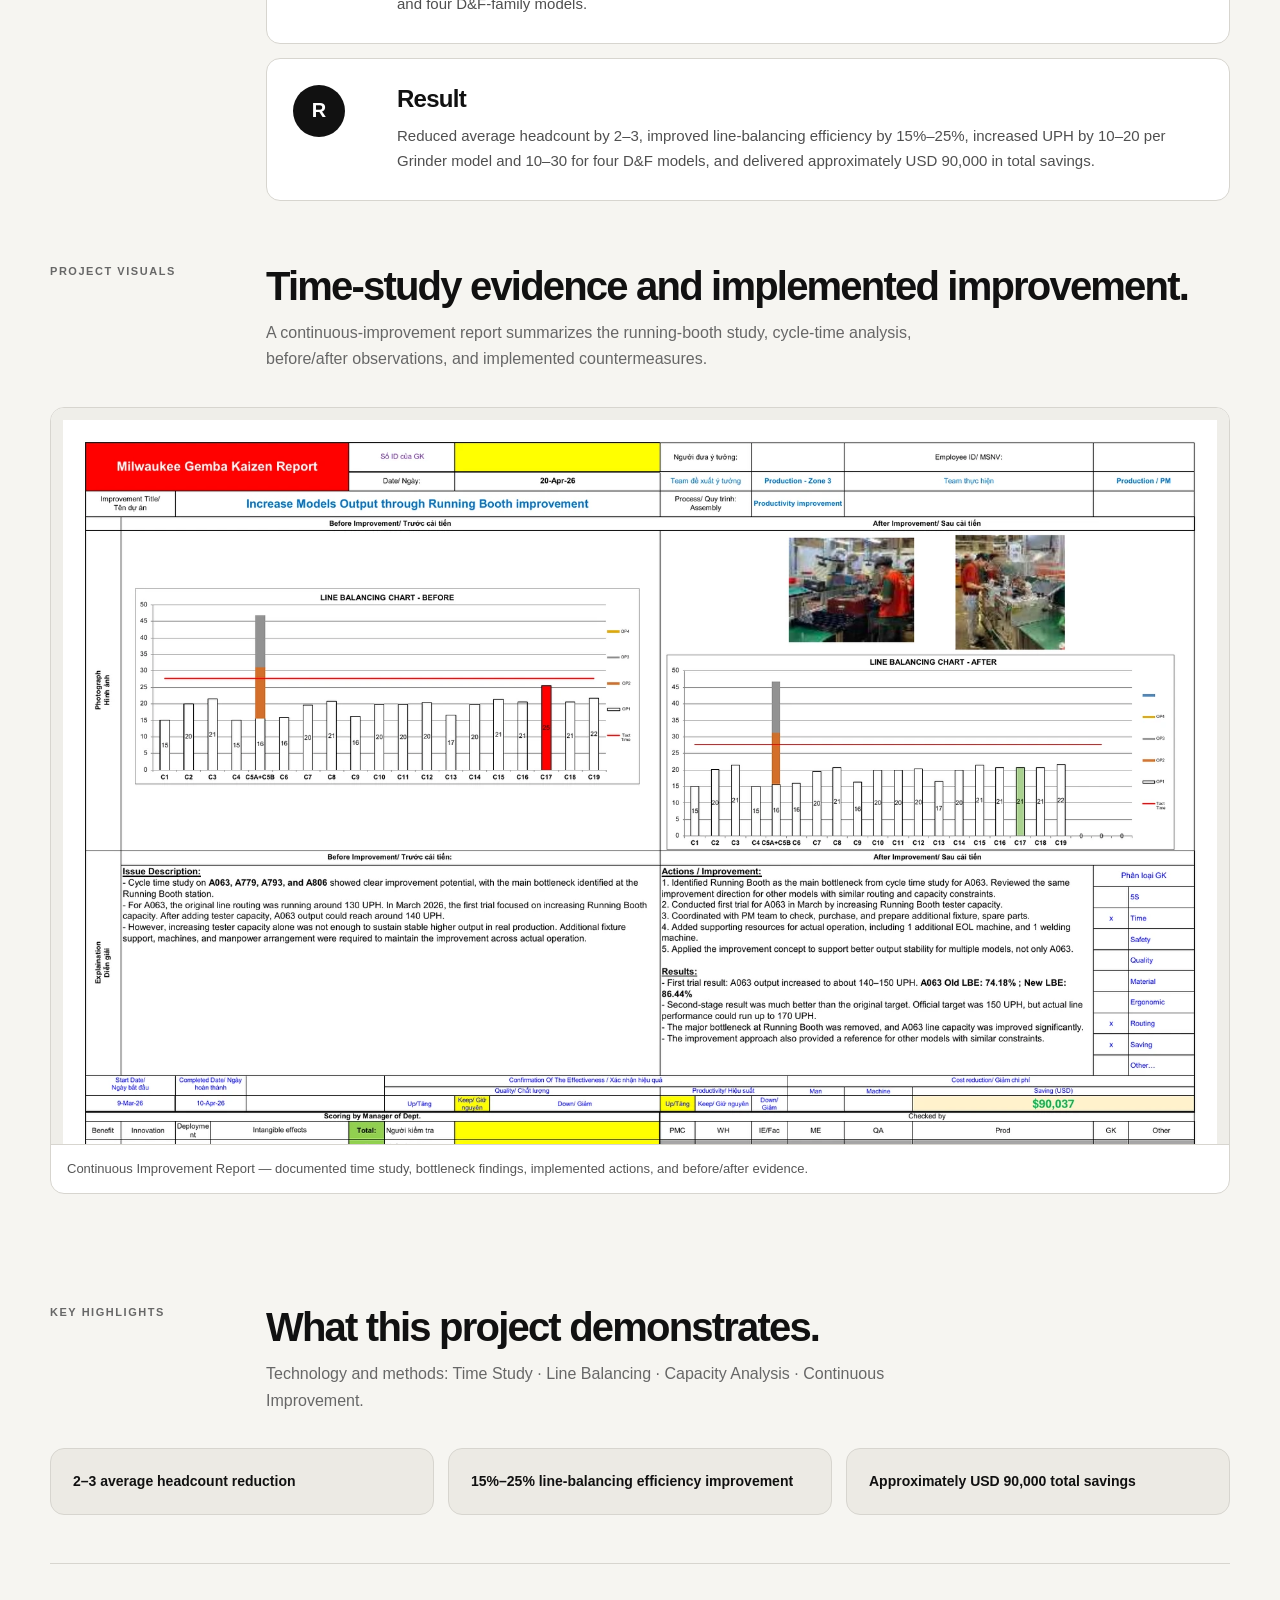
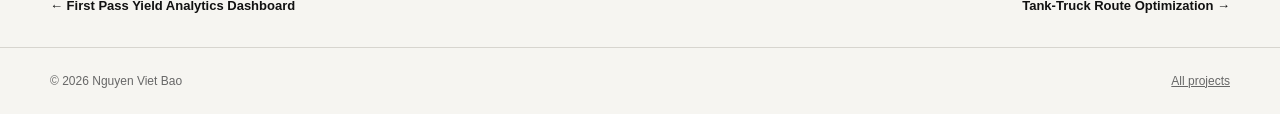
<file: portfolio/projects/line-balancing/index.html>
<!DOCTYPE html>
<html lang="en">
 <head>
  <meta charset="utf-8"/>
  <meta content="width=device-width,initial-scale=1" name="viewport"/>
  <meta content="Line Balancing &amp; Manpower Optimization case study by Nguyen Viet Bao." name="description"/>
  <meta content="#f6f5f1" name="theme-color"/>
  <link href="../../favicon.svg" rel="icon" type="image/svg+xml"/>
  <link href="../../assets/css/style.css" rel="stylesheet"/>
  <title>
   Line Balancing &amp; Manpower Optimization &mdash; Nguyen Viet Bao
  </title>
 </head>
 <body>
  <header class="site-header">
   <div class="container header-inner">
    <a class="brand" href="../../">
     NB
     <span>
      .
     </span>
    </a>
    <nav aria-label="Main navigation" class="nav">
     <a href="../../#about">
      About
     </a>
     <a href="../../#projects">
      Projects
     </a>
     <a href="../../#experience">
      Experience
     </a>
     <a href="../../#contact">
      Contact
     </a>
    </nav>
    <button aria-expanded="false" aria-label="Toggle menu" class="menu-toggle" type="button">
     <span>
     </span>
     <span>
     </span>
     <span>
     </span>
    </button>
    <a class="header-link" href="../../assets/documents/Nguyen_Viet_Bao_CV.pdf" rel="noopener" target="_blank">
     View CV &nearrow;
    </a>
   </div>
  </header>
  <main>
   <section class="case-hero">
    <div class="container">
     <a class="back-link" href="../../#projects">
      &larr; Back to project portfolio
     </a>
     <div class="case-title-row">
      <div>
       <p class="eyebrow">
        07 &middot; Industrial Engineering &middot; Capacity Improvement
       </p>
       <h1>
        Line Balancing &amp; Manpower Optimization
       </h1>
      </div>
      <p class="case-intro">
       Time studies, bottleneck analysis, work-element balancing, and manpower optimization across Grinder and D&amp;F product families.
      </p>
     </div>
     <div class="case-image reveal case-image--contain">
      <img alt="Running Booth continuous improvement report with time study charts and improvement photos" src="../../assets/images/projects/line-balancing/running-booth-cover.webp"/>
     </div>
    </div>
   </section>
   <section>
    <div class="container case-facts">
     <div class="fact">
      <span>
       Role
      </span>
      <strong>
       Industrial Engineering Analyst
      </strong>
     </div>
     <div class="fact">
      <span>
       Scope
      </span>
      <strong>
       Production Lines &middot; Manufacturing Engineering
      </strong>
     </div>
     <div class="fact">
      <span>
       Project Type
      </span>
      <strong>
       Industrial Engineering &middot; Capacity Improvement
      </strong>
     </div>
     <div class="fact">
      <span>
       Status
      </span>
      <strong>
       Portfolio summary &middot; high-level
      </strong>
     </div>
    </div>
   </section>
   <section class="section">
    <div class="container star-layout">
     <div class="section-label">
      STAR Case Study
     </div>
     <div class="star-list">
      <article class="star-card reveal">
       <div class="star-letter">
        S
       </div>
       <div>
        <h2>
         Situation
        </h2>
        <p>
         Several models had unbalanced work content, bottlenecks, and manpower allocation that limited throughput and increased operating cost.
        </p>
       </div>
      </article>
      <article class="star-card reveal">
       <div class="star-letter">
        T
       </div>
       <div>
        <h2>
         Task
        </h2>
        <p>
         Identify the main cycle-time constraints and redesign work allocation to improve line balance, output, and manpower efficiency.
        </p>
       </div>
      </article>
      <article class="star-card reveal">
       <div class="star-letter">
        A
       </div>
       <div>
        <h2>
         Action
        </h2>
        <p>
         Conducted detailed time studies, broke work into elements, compared station cycle times, identified bottlenecks, tested alternative task allocations, and worked with operations to validate practical changes across 13 Grinder-family models and four D&amp;F-family models.
        </p>
       </div>
      </article>
      <article class="star-card reveal">
       <div class="star-letter">
        R
       </div>
       <div>
        <h2>
         Result
        </h2>
        <p>
         Reduced average headcount by 2&ndash;3, improved line-balancing efficiency by 15%&ndash;25%, increased UPH by 10&ndash;20 per Grinder model and 10&ndash;30 for four D&amp;F models, and delivered approximately USD 90,000 in total savings.
        </p>
       </div>
      </article>
     </div>
    </div>
   </section>
   <section class="section section-media">
    <div class="container">
     <div class="section-head">
      <div class="section-label">
       Project Visuals
      </div>
      <div>
       <h2>
        Time-study evidence and implemented improvement.
       </h2>
       <p>
        A continuous-improvement report summarizes the running-booth study, cycle-time analysis, before/after observations, and implemented countermeasures.
       </p>
      </div>
     </div>
     <div class="case-media-grid">
      <figure class="media-card reveal media-card--wide">
       <div class="media-frame">
        <img alt="Full running-booth continuous improvement report for line balancing" loading="lazy" src="../../assets/images/projects/line-balancing/running-booth-report.webp"/>
       </div>
       <figcaption>
        Continuous Improvement Report &mdash; documented time study, bottleneck findings, implemented actions, and before/after evidence.
       </figcaption>
      </figure>
     </div>
    </div>
   </section>
   <section class="section section-tight">
    <div class="container">
     <div class="section-head">
      <div class="section-label">
       Key Highlights
      </div>
      <div>
       <h2>
        What this project demonstrates.
       </h2>
       <p>
        Technology and methods: Time Study &middot; Line Balancing &middot; Capacity Analysis &middot; Continuous Improvement.
       </p>
      </div>
     </div>
     <div class="highlight-list">
      <div class="highlight reveal">
       2&ndash;3 average headcount reduction
      </div>
      <div class="highlight reveal">
       15%&ndash;25% line-balancing efficiency improvement
      </div>
      <div class="highlight reveal">
       Approximately USD 90,000 total savings
      </div>
     </div>
    </div>
   </section>
   <section>
    <div class="container case-nav">
     <a href="../fpy-dashboard/">
      &larr; First Pass Yield Analytics Dashboard
     </a>
     <a href="../transport-route-optimization/">
      Tank-Truck Route Optimization &rarr;
     </a>
    </div>
   </section>
  </main>
  <footer class="footer">
   <div class="container footer-inner">
    <span>
     &copy;
     <span data-year="">
     </span>
     Nguyen Viet Bao
    </span>
    <a href="../../#projects">
     All projects
    </a>
   </div>
  </footer>
  <script src="../../assets/js/main.js">
  </script>
 </body>
</html>
</file>
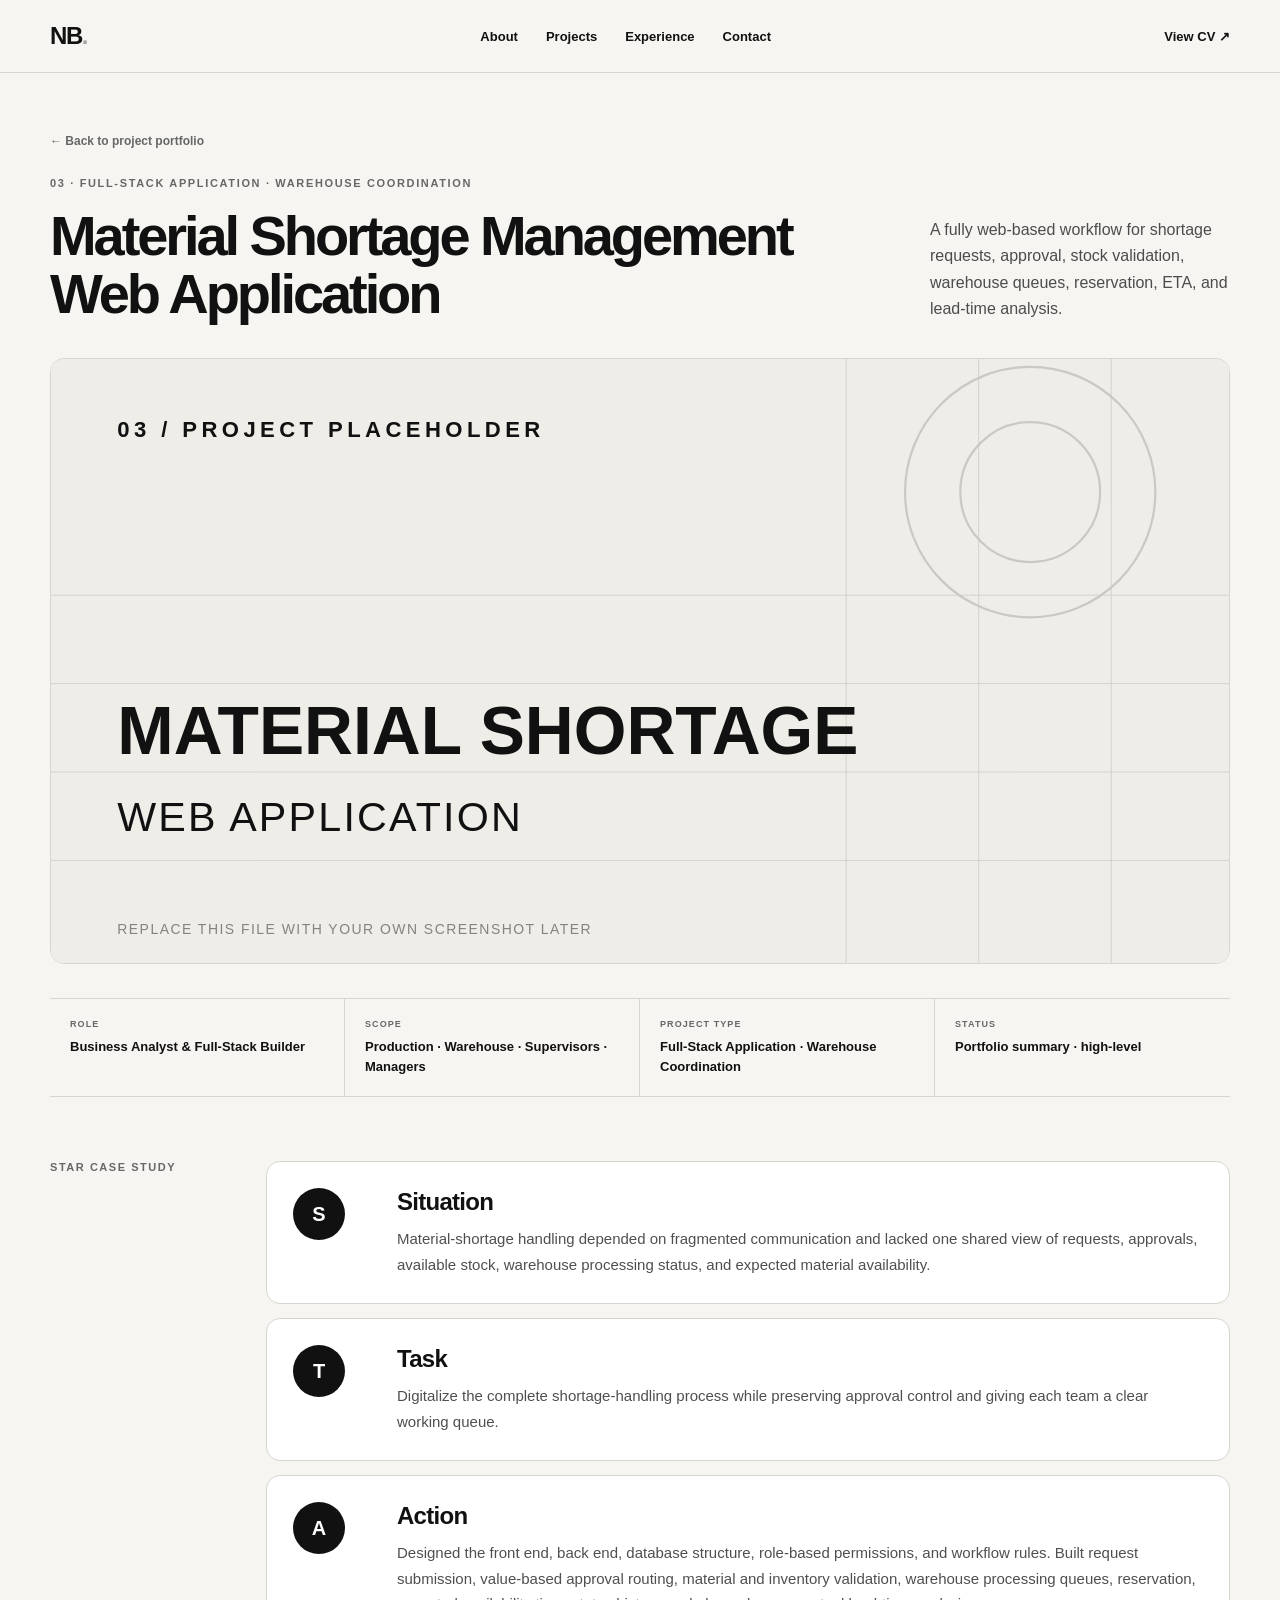
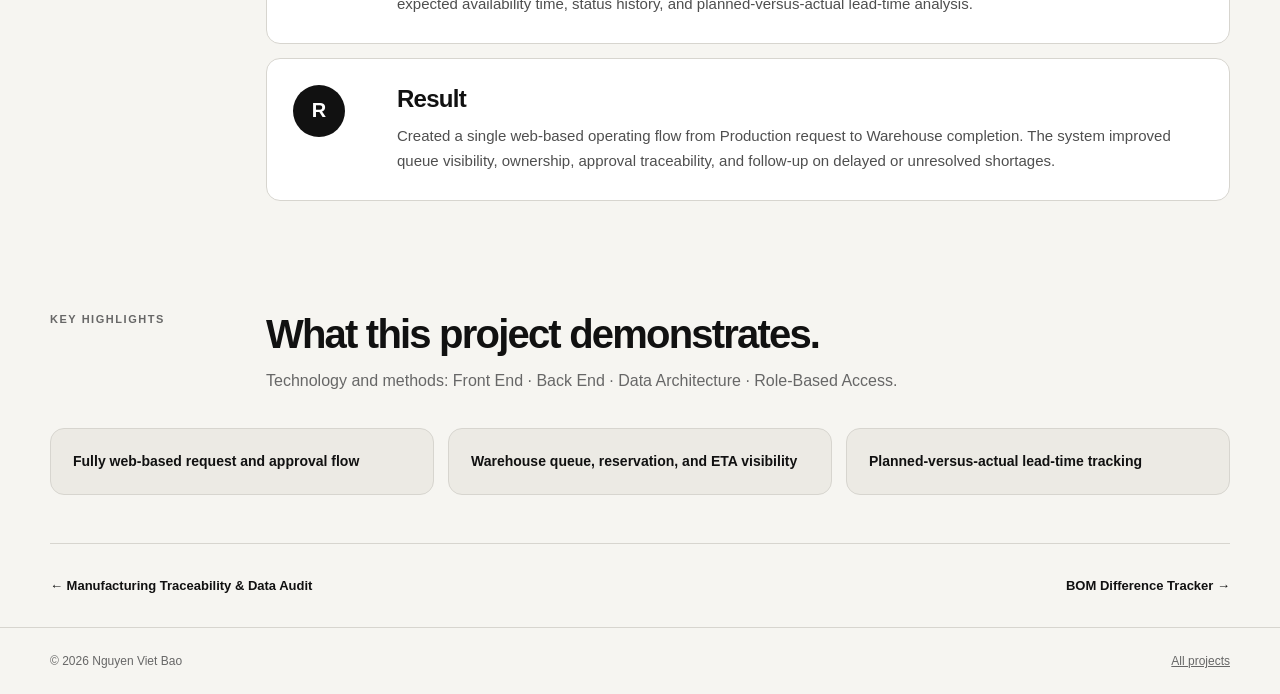
<file: portfolio/projects/material-shortage/index.html>
<!doctype html><html lang="en"><head><meta charset="utf-8"><meta name="viewport" content="width=device-width,initial-scale=1"><meta name="description" content="Material Shortage Management Web Application case study by Nguyen Viet Bao."><meta name="theme-color" content="#f6f5f1"><link rel="icon" href="../../favicon.svg" type="image/svg+xml"><link rel="stylesheet" href="../../assets/css/style.css"><title>Material Shortage Management Web Application — Nguyen Viet Bao</title></head><body>
<header class="site-header"><div class="container header-inner"><a class="brand" href="../../">NB<span>.</span></a><nav class="nav" aria-label="Main navigation"><a href="../../#about">About</a><a href="../../#projects">Projects</a><a href="../../#experience">Experience</a><a href="../../#contact">Contact</a></nav><button class="menu-toggle" type="button" aria-expanded="false" aria-label="Toggle menu"><span></span><span></span><span></span></button><a class="header-link" href="../../assets/documents/Nguyen_Viet_Bao_CV.pdf" target="_blank" rel="noopener">View CV ↗</a></div></header>
<main><section class="case-hero"><div class="container"><a class="back-link" href="../../#projects">← Back to project portfolio</a><div class="case-title-row"><div><p class="eyebrow">03 · Full-Stack Application · Warehouse Coordination</p><h1>Material Shortage Management Web Application</h1></div><p class="case-intro">A fully web-based workflow for shortage requests, approval, stock validation, warehouse queues, reservation, ETA, and lead-time analysis.</p></div><div class="case-image reveal"><img src="../../assets/images/projects/material-shortage.svg" alt="Placeholder image for Material Shortage Management Web Application"></div></div></section>
<section><div class="container case-facts"><div class="fact"><span>Role</span><strong>Business Analyst &amp; Full-Stack Builder</strong></div><div class="fact"><span>Scope</span><strong>Production · Warehouse · Supervisors · Managers</strong></div><div class="fact"><span>Project Type</span><strong>Full-Stack Application · Warehouse Coordination</strong></div><div class="fact"><span>Status</span><strong>Portfolio summary · high-level</strong></div></div></section>
<section class="section"><div class="container star-layout"><div class="section-label">STAR Case Study</div><div class="star-list"><article class="star-card reveal"><div class="star-letter">S</div><div><h2>Situation</h2><p>Material-shortage handling depended on fragmented communication and lacked one shared view of requests, approvals, available stock, warehouse processing status, and expected material availability.</p></div></article><article class="star-card reveal"><div class="star-letter">T</div><div><h2>Task</h2><p>Digitalize the complete shortage-handling process while preserving approval control and giving each team a clear working queue.</p></div></article><article class="star-card reveal"><div class="star-letter">A</div><div><h2>Action</h2><p>Designed the front end, back end, database structure, role-based permissions, and workflow rules. Built request submission, value-based approval routing, material and inventory validation, warehouse processing queues, reservation, expected availability time, status history, and planned-versus-actual lead-time analysis.</p></div></article><article class="star-card reveal"><div class="star-letter">R</div><div><h2>Result</h2><p>Created a single web-based operating flow from Production request to Warehouse completion. The system improved queue visibility, ownership, approval traceability, and follow-up on delayed or unresolved shortages.</p></div></article></div></div></section>
<section class="section section-tight"><div class="container"><div class="section-head"><div class="section-label">Key Highlights</div><div><h2>What this project demonstrates.</h2><p>Technology and methods: Front End · Back End · Data Architecture · Role-Based Access.</p></div></div><div class="highlight-list"><div class="highlight reveal">Fully web-based request and approval flow</div><div class="highlight reveal">Warehouse queue, reservation, and ETA visibility</div><div class="highlight reveal">Planned-versus-actual lead-time tracking</div></div></div></section>
<section><div class="container case-nav"><a href="../traceability-audit/">← Manufacturing Traceability &amp; Data Audit</a><a href="../bom-difference/">BOM Difference Tracker →</a></div></section></main>
<footer class="footer"><div class="container footer-inner"><span>© <span data-year></span> Nguyen Viet Bao</span><a href="../../#projects">All projects</a></div></footer><script src="../../assets/js/main.js"></script></body></html>
</file>
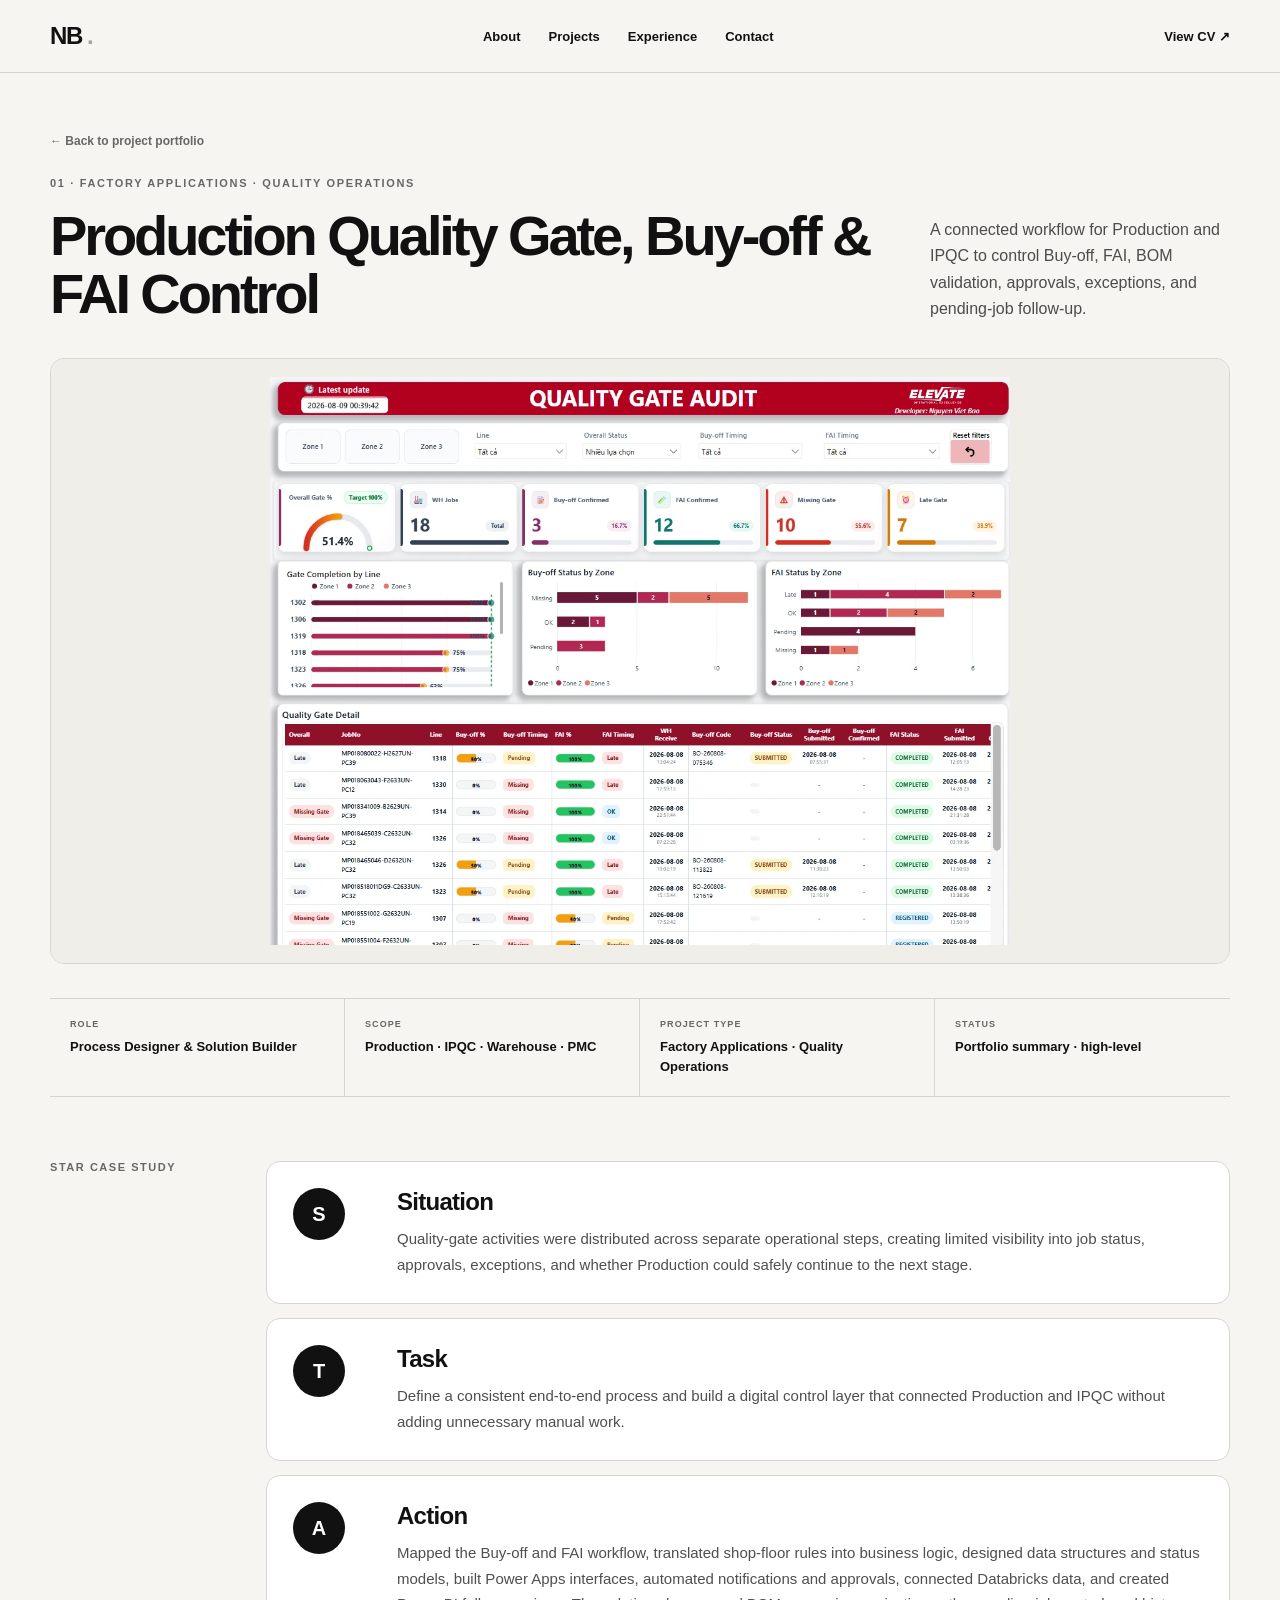
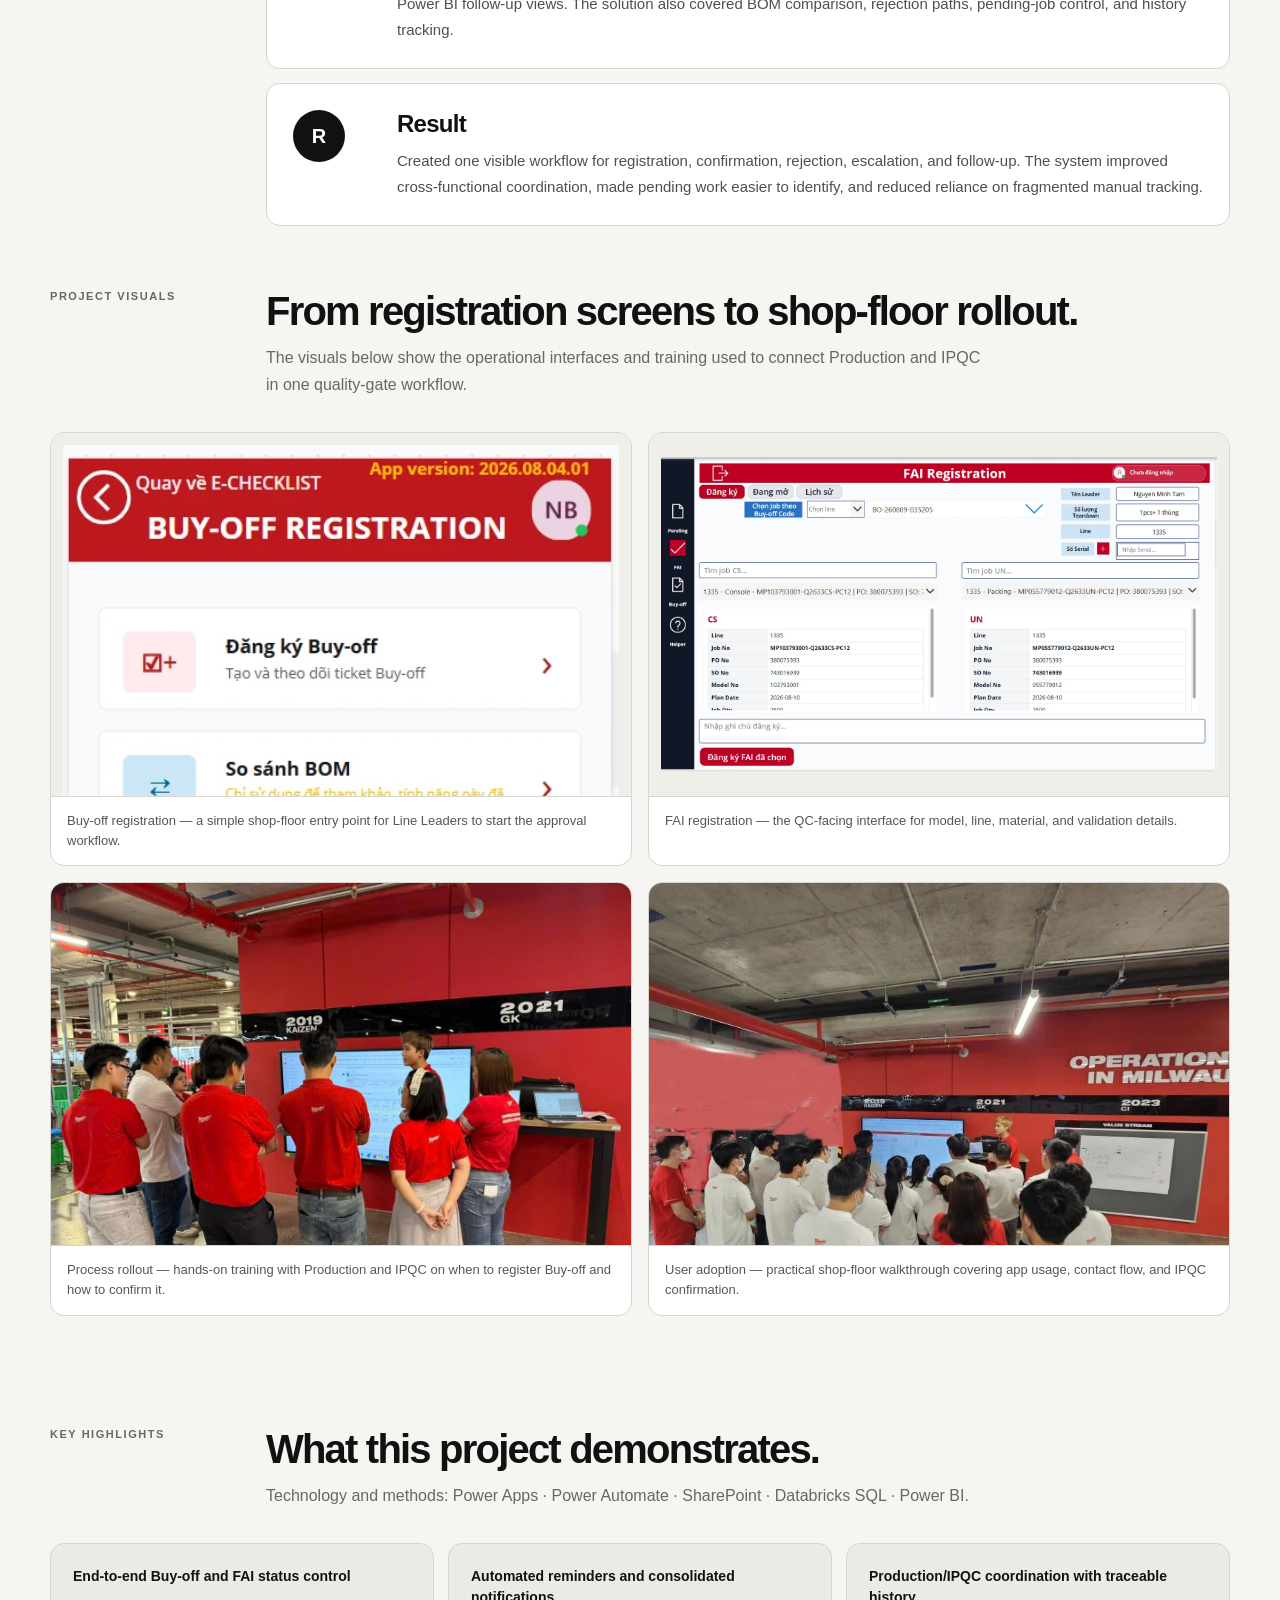
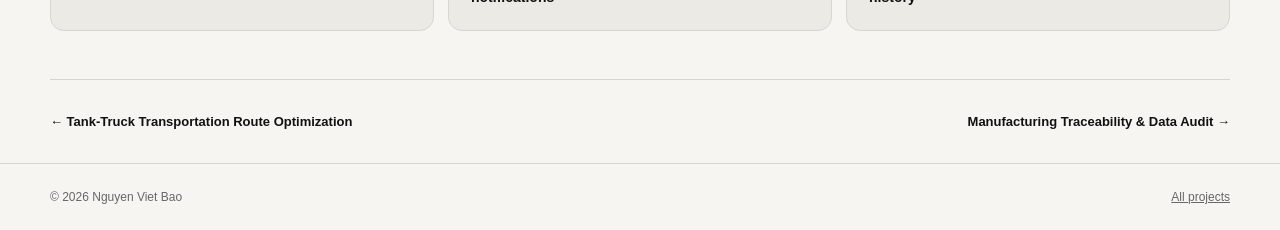
<file: portfolio/projects/quality-gate/index.html>
<!DOCTYPE html>
<html lang="en">
 <head>
  <meta charset="utf-8"/>
  <meta content="width=device-width,initial-scale=1" name="viewport"/>
  <meta content="Production Quality Gate, Buy-off &amp; FAI Control case study by Nguyen Viet Bao." name="description"/>
  <meta content="#f6f5f1" name="theme-color"/>
  <link href="../../favicon.svg" rel="icon" type="image/svg+xml"/>
  <link href="../../assets/css/style.css" rel="stylesheet"/>
  <title>
   Production Quality Gate, Buy-off &amp; FAI Control &mdash; Nguyen Viet Bao
  </title>
 </head>
 <body>
  <header class="site-header">
   <div class="container header-inner">
    <a class="brand" href="../../">
     NB
     <span>
      .
     </span>
    </a>
    <nav aria-label="Main navigation" class="nav">
     <a href="../../#about">
      About
     </a>
     <a href="../../#projects">
      Projects
     </a>
     <a href="../../#experience">
      Experience
     </a>
     <a href="../../#contact">
      Contact
     </a>
    </nav>
    <button aria-expanded="false" aria-label="Toggle menu" class="menu-toggle" type="button">
     <span>
     </span>
     <span>
     </span>
     <span>
     </span>
    </button>
    <a class="header-link" href="../../assets/documents/Nguyen_Viet_Bao_CV.pdf" rel="noopener" target="_blank">
     View CV &nearrow;
    </a>
   </div>
  </header>
  <main>
   <section class="case-hero">
    <div class="container">
     <a class="back-link" href="../../#projects">
      &larr; Back to project portfolio
     </a>
     <div class="case-title-row">
      <div>
       <p class="eyebrow">
        01 &middot; Factory Applications &middot; Quality Operations
       </p>
       <h1>
        Production Quality Gate, Buy-off &amp; FAI Control
       </h1>
      </div>
      <p class="case-intro">
       A connected workflow for Production and IPQC to control Buy-off, FAI, BOM validation, approvals, exceptions, and pending-job follow-up.
      </p>
     </div>
     <div class="case-image reveal case-image--contain">
      <img alt="Quality Gate Audit dashboard showing buy-off, FAI, pass, reject, and pending status" src="../../assets/images/projects/quality-gate/dashboard.webp"/>
     </div>
    </div>
   </section>
   <section>
    <div class="container case-facts">
     <div class="fact">
      <span>
       Role
      </span>
      <strong>
       Process Designer &amp; Solution Builder
      </strong>
     </div>
     <div class="fact">
      <span>
       Scope
      </span>
      <strong>
       Production &middot; IPQC &middot; Warehouse &middot; PMC
      </strong>
     </div>
     <div class="fact">
      <span>
       Project Type
      </span>
      <strong>
       Factory Applications &middot; Quality Operations
      </strong>
     </div>
     <div class="fact">
      <span>
       Status
      </span>
      <strong>
       Portfolio summary &middot; high-level
      </strong>
     </div>
    </div>
   </section>
   <section class="section">
    <div class="container star-layout">
     <div class="section-label">
      STAR Case Study
     </div>
     <div class="star-list">
      <article class="star-card reveal">
       <div class="star-letter">
        S
       </div>
       <div>
        <h2>
         Situation
        </h2>
        <p>
         Quality-gate activities were distributed across separate operational steps, creating limited visibility into job status, approvals, exceptions, and whether Production could safely continue to the next stage.
        </p>
       </div>
      </article>
      <article class="star-card reveal">
       <div class="star-letter">
        T
       </div>
       <div>
        <h2>
         Task
        </h2>
        <p>
         Define a consistent end-to-end process and build a digital control layer that connected Production and IPQC without adding unnecessary manual work.
        </p>
       </div>
      </article>
      <article class="star-card reveal">
       <div class="star-letter">
        A
       </div>
       <div>
        <h2>
         Action
        </h2>
        <p>
         Mapped the Buy-off and FAI workflow, translated shop-floor rules into business logic, designed data structures and status models, built Power Apps interfaces, automated notifications and approvals, connected Databricks data, and created Power BI follow-up views. The solution also covered BOM comparison, rejection paths, pending-job control, and history tracking.
        </p>
       </div>
      </article>
      <article class="star-card reveal">
       <div class="star-letter">
        R
       </div>
       <div>
        <h2>
         Result
        </h2>
        <p>
         Created one visible workflow for registration, confirmation, rejection, escalation, and follow-up. The system improved cross-functional coordination, made pending work easier to identify, and reduced reliance on fragmented manual tracking.
        </p>
       </div>
      </article>
     </div>
    </div>
   </section>
   <section class="section section-media">
    <div class="container">
     <div class="section-head">
      <div class="section-label">
       Project Visuals
      </div>
      <div>
       <h2>
        From registration screens to shop-floor rollout.
       </h2>
       <p>
        The visuals below show the operational interfaces and training used to connect Production and IPQC in one quality-gate workflow.
       </p>
      </div>
     </div>
     <div class="case-media-grid">
      <figure class="media-card reveal">
       <div class="media-frame">
        <img alt="Buy-off registration screen used by Production" loading="lazy" src="../../assets/images/projects/quality-gate/buyoff-ui.webp"/>
       </div>
       <figcaption>
        Buy-off registration &mdash; a simple shop-floor entry point for Line Leaders to start the approval workflow.
       </figcaption>
      </figure>
      <figure class="media-card reveal">
       <div class="media-frame">
        <img alt="FAI registration interface used for quality validation" loading="lazy" src="../../assets/images/projects/quality-gate/fai-registration.webp"/>
       </div>
       <figcaption>
        FAI registration &mdash; the QC-facing interface for model, line, material, and validation details.
       </figcaption>
      </figure>
      <figure class="media-card reveal">
       <div class="media-frame media-frame--photo">
        <img alt="Production and IPQC training session for the quality-gate application" loading="lazy" src="../../assets/images/projects/quality-gate/training-1.webp"/>
       </div>
       <figcaption>
        Process rollout &mdash; hands-on training with Production and IPQC on when to register Buy-off and how to confirm it.
       </figcaption>
      </figure>
      <figure class="media-card reveal">
       <div class="media-frame media-frame--photo">
        <img alt="Shop-floor group training for the quality-gate workflow" loading="lazy" src="../../assets/images/projects/quality-gate/training-2.webp"/>
       </div>
       <figcaption>
        User adoption &mdash; practical shop-floor walkthrough covering app usage, contact flow, and IPQC confirmation.
       </figcaption>
      </figure>
     </div>
    </div>
   </section>
   <section class="section section-tight">
    <div class="container">
     <div class="section-head">
      <div class="section-label">
       Key Highlights
      </div>
      <div>
       <h2>
        What this project demonstrates.
       </h2>
       <p>
        Technology and methods: Power Apps &middot; Power Automate &middot; SharePoint &middot; Databricks SQL &middot; Power BI.
       </p>
      </div>
     </div>
     <div class="highlight-list">
      <div class="highlight reveal">
       End-to-end Buy-off and FAI status control
      </div>
      <div class="highlight reveal">
       Automated reminders and consolidated notifications
      </div>
      <div class="highlight reveal">
       Production/IPQC coordination with traceable history
      </div>
     </div>
    </div>
   </section>
   <section>
    <div class="container case-nav">
     <a href="../transport-route-optimization/">
      &larr; Tank-Truck Transportation Route Optimization
     </a>
     <a href="../traceability-audit/">
      Manufacturing Traceability &amp; Data Audit &rarr;
     </a>
    </div>
   </section>
  </main>
  <footer class="footer">
   <div class="container footer-inner">
    <span>
     &copy;
     <span data-year="">
     </span>
     Nguyen Viet Bao
    </span>
    <a href="../../#projects">
     All projects
    </a>
   </div>
  </footer>
  <script src="../../assets/js/main.js">
  </script>
 </body>
</html>
</file>
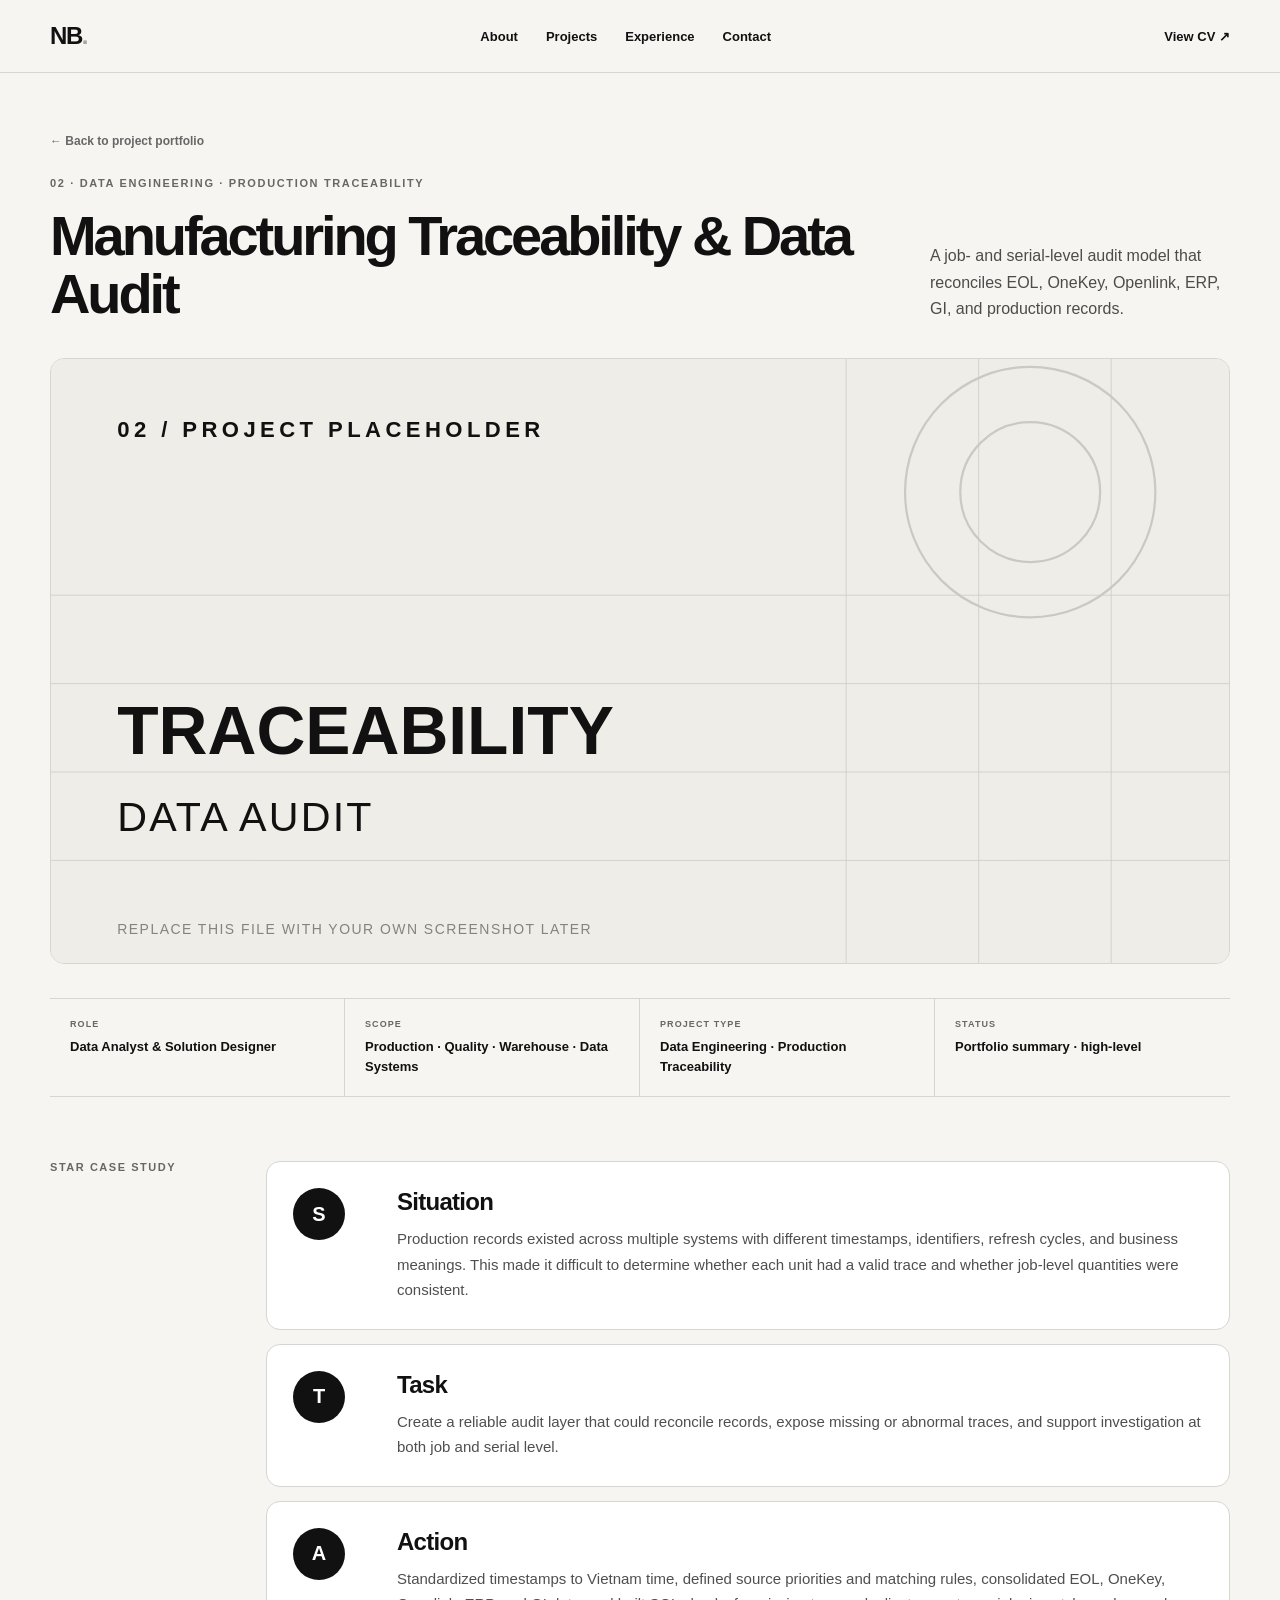
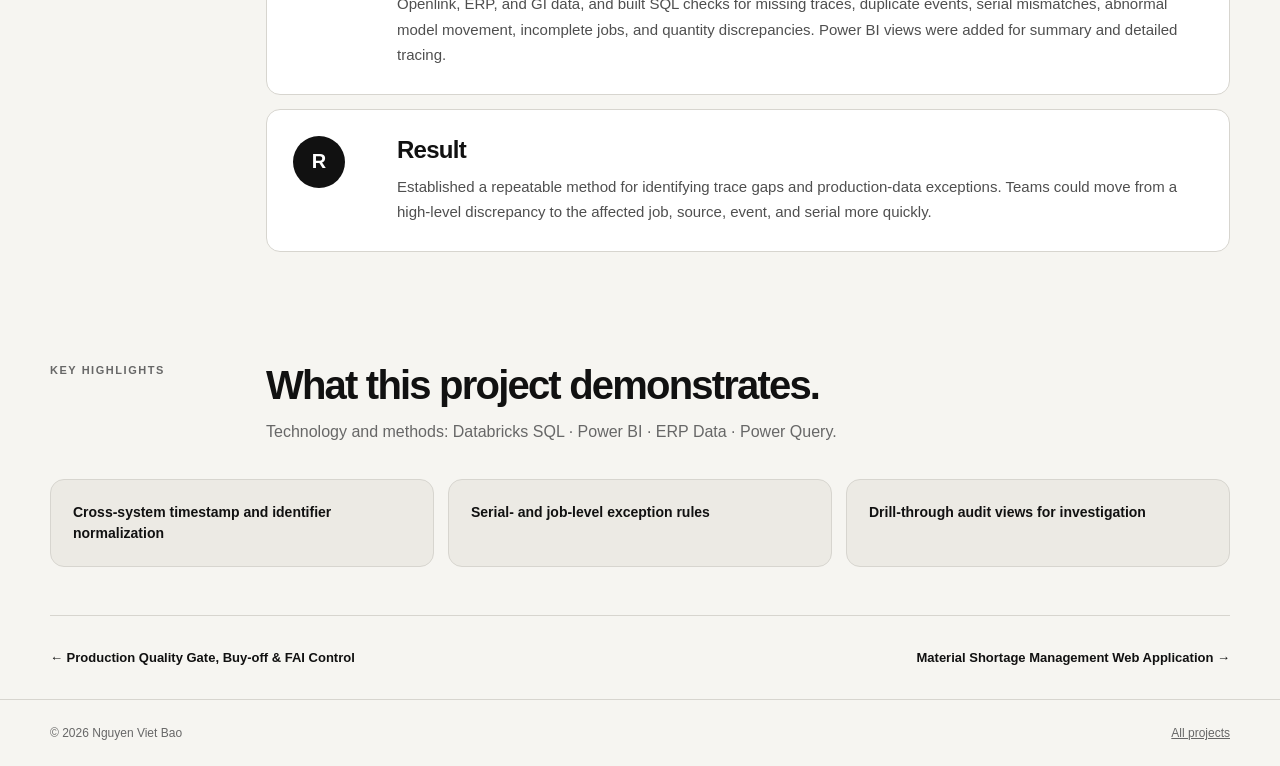
<file: portfolio/projects/traceability-audit/index.html>
<!doctype html><html lang="en"><head><meta charset="utf-8"><meta name="viewport" content="width=device-width,initial-scale=1"><meta name="description" content="Manufacturing Traceability &amp; Data Audit case study by Nguyen Viet Bao."><meta name="theme-color" content="#f6f5f1"><link rel="icon" href="../../favicon.svg" type="image/svg+xml"><link rel="stylesheet" href="../../assets/css/style.css"><title>Manufacturing Traceability &amp; Data Audit — Nguyen Viet Bao</title></head><body>
<header class="site-header"><div class="container header-inner"><a class="brand" href="../../">NB<span>.</span></a><nav class="nav" aria-label="Main navigation"><a href="../../#about">About</a><a href="../../#projects">Projects</a><a href="../../#experience">Experience</a><a href="../../#contact">Contact</a></nav><button class="menu-toggle" type="button" aria-expanded="false" aria-label="Toggle menu"><span></span><span></span><span></span></button><a class="header-link" href="../../assets/documents/Nguyen_Viet_Bao_CV.pdf" target="_blank" rel="noopener">View CV ↗</a></div></header>
<main><section class="case-hero"><div class="container"><a class="back-link" href="../../#projects">← Back to project portfolio</a><div class="case-title-row"><div><p class="eyebrow">02 · Data Engineering · Production Traceability</p><h1>Manufacturing Traceability &amp; Data Audit</h1></div><p class="case-intro">A job- and serial-level audit model that reconciles EOL, OneKey, Openlink, ERP, GI, and production records.</p></div><div class="case-image reveal"><img src="../../assets/images/projects/traceability-audit.svg" alt="Placeholder image for Manufacturing Traceability &amp; Data Audit"></div></div></section>
<section><div class="container case-facts"><div class="fact"><span>Role</span><strong>Data Analyst &amp; Solution Designer</strong></div><div class="fact"><span>Scope</span><strong>Production · Quality · Warehouse · Data Systems</strong></div><div class="fact"><span>Project Type</span><strong>Data Engineering · Production Traceability</strong></div><div class="fact"><span>Status</span><strong>Portfolio summary · high-level</strong></div></div></section>
<section class="section"><div class="container star-layout"><div class="section-label">STAR Case Study</div><div class="star-list"><article class="star-card reveal"><div class="star-letter">S</div><div><h2>Situation</h2><p>Production records existed across multiple systems with different timestamps, identifiers, refresh cycles, and business meanings. This made it difficult to determine whether each unit had a valid trace and whether job-level quantities were consistent.</p></div></article><article class="star-card reveal"><div class="star-letter">T</div><div><h2>Task</h2><p>Create a reliable audit layer that could reconcile records, expose missing or abnormal traces, and support investigation at both job and serial level.</p></div></article><article class="star-card reveal"><div class="star-letter">A</div><div><h2>Action</h2><p>Standardized timestamps to Vietnam time, defined source priorities and matching rules, consolidated EOL, OneKey, Openlink, ERP, and GI data, and built SQL checks for missing traces, duplicate events, serial mismatches, abnormal model movement, incomplete jobs, and quantity discrepancies. Power BI views were added for summary and detailed tracing.</p></div></article><article class="star-card reveal"><div class="star-letter">R</div><div><h2>Result</h2><p>Established a repeatable method for identifying trace gaps and production-data exceptions. Teams could move from a high-level discrepancy to the affected job, source, event, and serial more quickly.</p></div></article></div></div></section>
<section class="section section-tight"><div class="container"><div class="section-head"><div class="section-label">Key Highlights</div><div><h2>What this project demonstrates.</h2><p>Technology and methods: Databricks SQL · Power BI · ERP Data · Power Query.</p></div></div><div class="highlight-list"><div class="highlight reveal">Cross-system timestamp and identifier normalization</div><div class="highlight reveal">Serial- and job-level exception rules</div><div class="highlight reveal">Drill-through audit views for investigation</div></div></div></section>
<section><div class="container case-nav"><a href="../quality-gate/">← Production Quality Gate, Buy-off &amp; FAI Control</a><a href="../material-shortage/">Material Shortage Management Web Application →</a></div></section></main>
<footer class="footer"><div class="container footer-inner"><span>© <span data-year></span> Nguyen Viet Bao</span><a href="../../#projects">All projects</a></div></footer><script src="../../assets/js/main.js"></script></body></html>
</file>
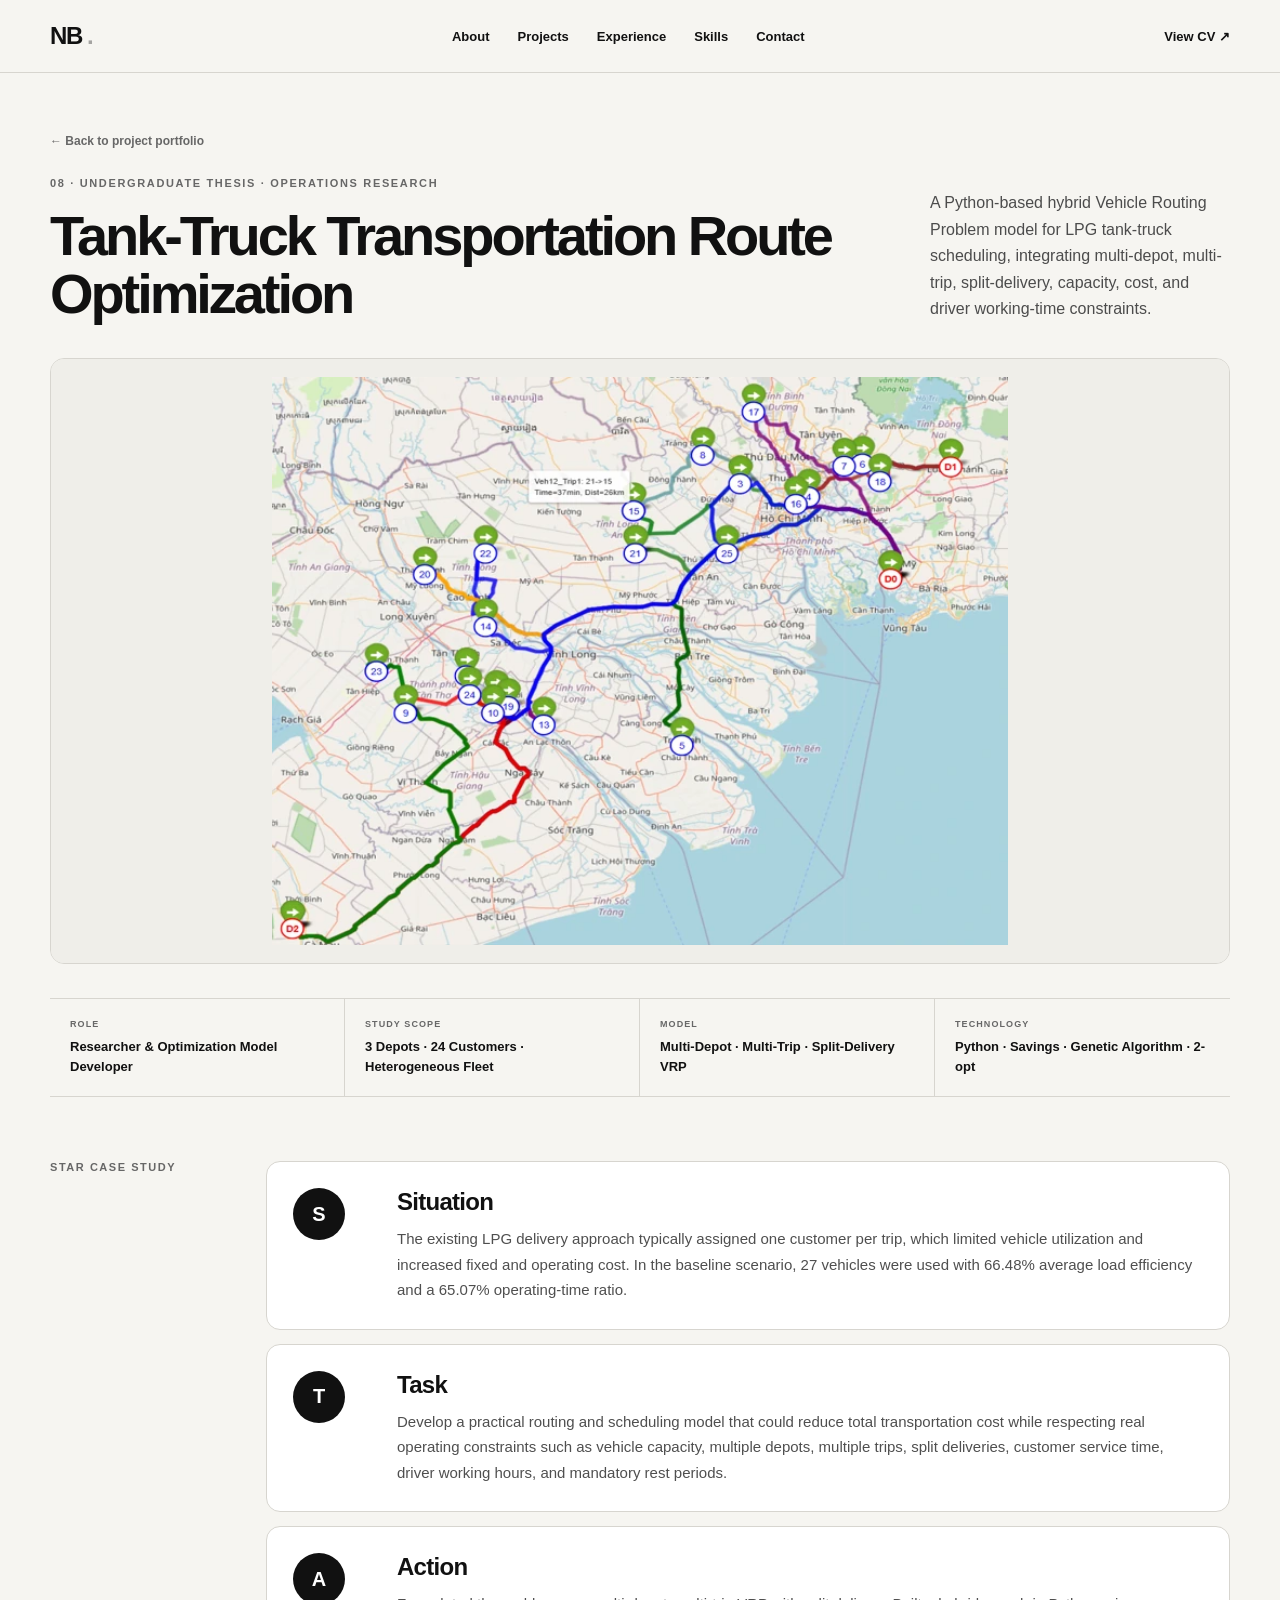
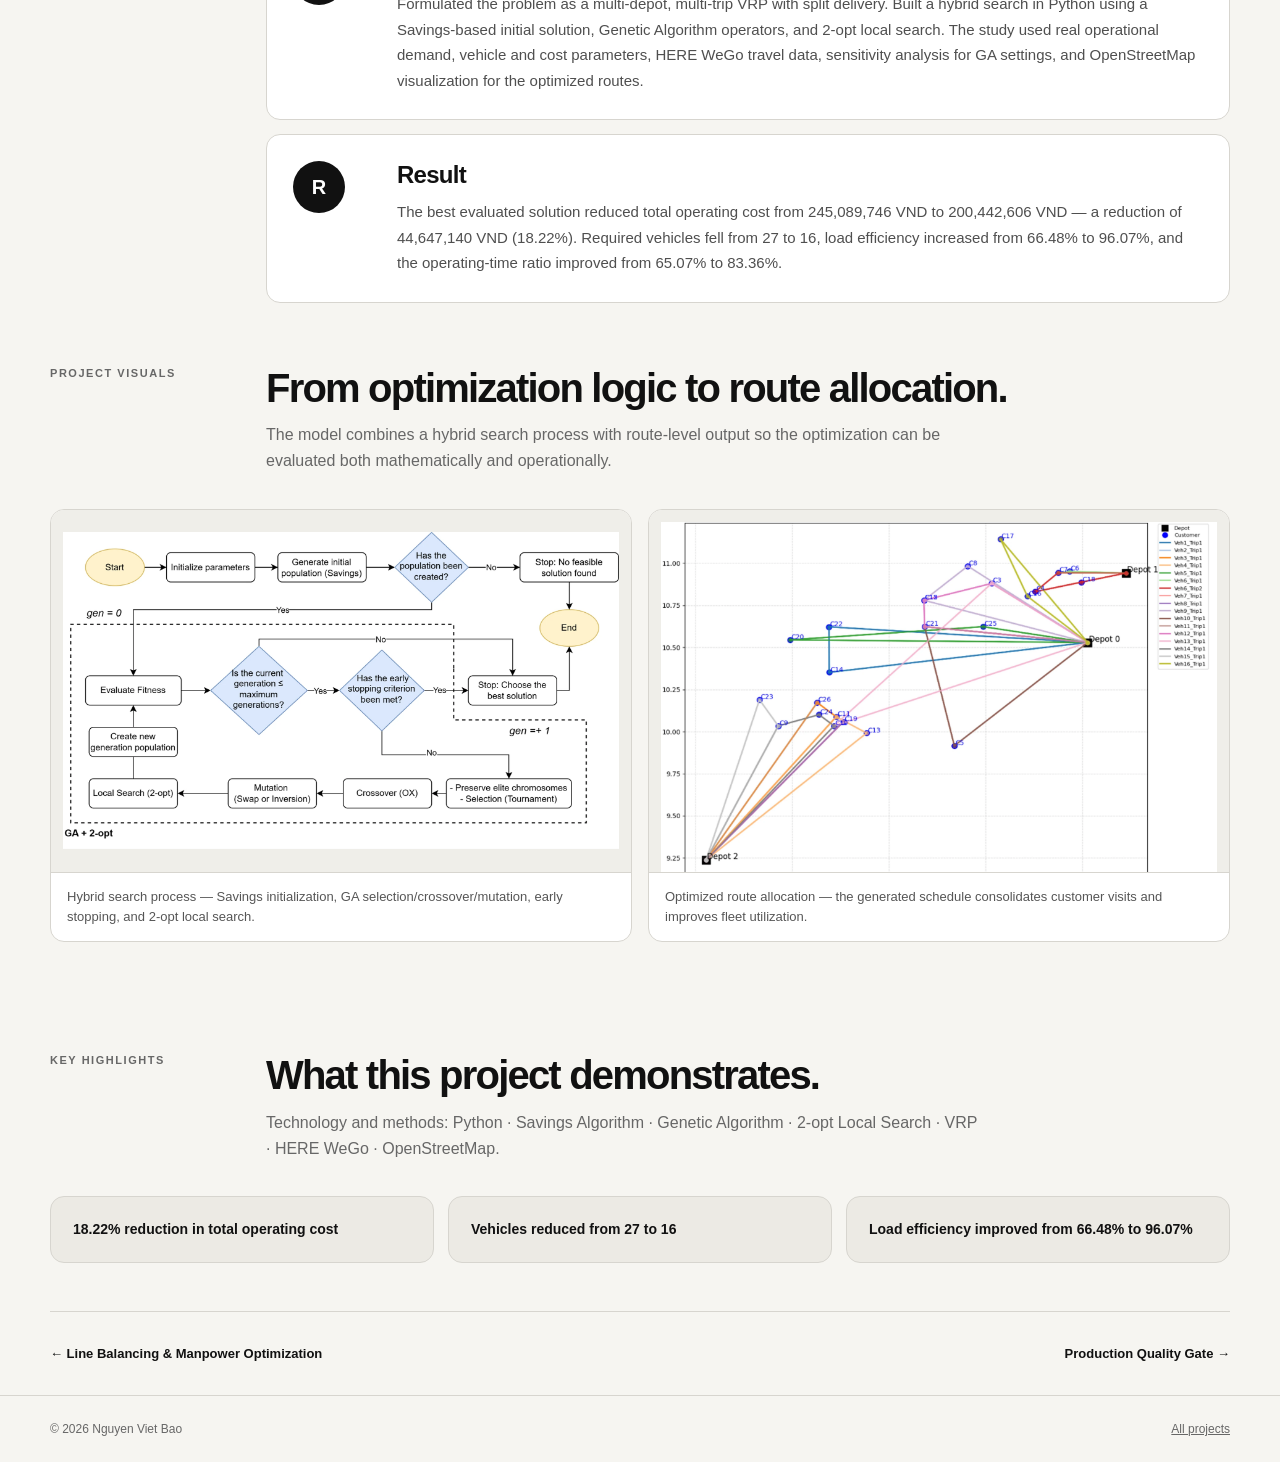
<file: portfolio/projects/transport-route-optimization/index.html>
<!DOCTYPE html>
<html lang="en">
 <head>
  <meta charset="utf-8"/>
  <meta content="width=device-width,initial-scale=1" name="viewport"/>
  <meta content="LPG tank-truck transportation route optimization thesis case study by Nguyen Viet Bao." name="description"/>
  <meta content="#f6f5f1" name="theme-color"/>
  <link href="../../favicon.svg" rel="icon" type="image/svg+xml"/>
  <link href="../../assets/css/style.css" rel="stylesheet"/>
  <title>
   Tank-Truck Transportation Route Optimization &mdash; Nguyen Viet Bao
  </title>
 </head>
 <body>
  <header class="site-header">
   <div class="container header-inner">
    <a class="brand" href="../../">
     NB
     <span>
      .
     </span>
    </a>
    <nav aria-label="Main navigation" class="nav">
     <a href="../../#about">
      About
     </a>
     <a href="../../#projects">
      Projects
     </a>
     <a href="../../#experience">
      Experience
     </a>
     <a href="../../#skills">
      Skills
     </a>
     <a href="../../#contact">
      Contact
     </a>
    </nav>
    <button aria-expanded="false" aria-label="Toggle menu" class="menu-toggle" type="button">
     <span>
     </span>
     <span>
     </span>
     <span>
     </span>
    </button>
    <a class="header-link" href="../../assets/documents/Nguyen_Viet_Bao_CV.pdf" rel="noopener" target="_blank">
     View CV &nearrow;
    </a>
   </div>
  </header>
  <main>
   <section class="case-hero">
    <div class="container">
     <a class="back-link" href="../../#projects">
      &larr; Back to project portfolio
     </a>
     <div class="case-title-row">
      <div>
       <p class="eyebrow">
        08 &middot; Undergraduate Thesis &middot; Operations Research
       </p>
       <h1>
        Tank-Truck Transportation Route Optimization
       </h1>
      </div>
      <p class="case-intro">
       A Python-based hybrid Vehicle Routing Problem model for LPG tank-truck scheduling, integrating multi-depot, multi-trip, split-delivery, capacity, cost, and driver working-time constraints.
      </p>
     </div>
     <div class="case-image reveal case-image--contain">
      <img alt="OpenStreetMap visualization of optimized LPG tank-truck delivery routes" src="../../assets/images/projects/tank-truck/route-map.webp"/>
     </div>
    </div>
   </section>
   <section>
    <div class="container case-facts">
     <div class="fact">
      <span>
       Role
      </span>
      <strong>
       Researcher &amp; Optimization Model Developer
      </strong>
     </div>
     <div class="fact">
      <span>
       Study Scope
      </span>
      <strong>
       3 Depots &middot; 24 Customers &middot; Heterogeneous Fleet
      </strong>
     </div>
     <div class="fact">
      <span>
       Model
      </span>
      <strong>
       Multi-Depot &middot; Multi-Trip &middot; Split-Delivery VRP
      </strong>
     </div>
     <div class="fact">
      <span>
       Technology
      </span>
      <strong>
       Python &middot; Savings &middot; Genetic Algorithm &middot; 2-opt
      </strong>
     </div>
    </div>
   </section>
   <section class="section">
    <div class="container star-layout">
     <div class="section-label">
      STAR Case Study
     </div>
     <div class="star-list">
      <article class="star-card reveal">
       <div class="star-letter">
        S
       </div>
       <div>
        <h2>
         Situation
        </h2>
        <p>
         The existing LPG delivery approach typically assigned one customer per trip, which limited vehicle utilization and increased fixed and operating cost. In the baseline scenario, 27 vehicles were used with 66.48% average load efficiency and a 65.07% operating-time ratio.
        </p>
       </div>
      </article>
      <article class="star-card reveal">
       <div class="star-letter">
        T
       </div>
       <div>
        <h2>
         Task
        </h2>
        <p>
         Develop a practical routing and scheduling model that could reduce total transportation cost while respecting real operating constraints such as vehicle capacity, multiple depots, multiple trips, split deliveries, customer service time, driver working hours, and mandatory rest periods.
        </p>
       </div>
      </article>
      <article class="star-card reveal">
       <div class="star-letter">
        A
       </div>
       <div>
        <h2>
         Action
        </h2>
        <p>
         Formulated the problem as a multi-depot, multi-trip VRP with split delivery. Built a hybrid search in Python using a Savings-based initial solution, Genetic Algorithm operators, and 2-opt local search. The study used real operational demand, vehicle and cost parameters, HERE WeGo travel data, sensitivity analysis for GA settings, and OpenStreetMap visualization for the optimized routes.
        </p>
       </div>
      </article>
      <article class="star-card reveal">
       <div class="star-letter">
        R
       </div>
       <div>
        <h2>
         Result
        </h2>
        <p>
         The best evaluated solution reduced total operating cost from 245,089,746 VND to 200,442,606 VND &mdash; a reduction of 44,647,140 VND (18.22%). Required vehicles fell from 27 to 16, load efficiency increased from 66.48% to 96.07%, and the operating-time ratio improved from 65.07% to 83.36%.
        </p>
       </div>
      </article>
     </div>
    </div>
   </section>
   <section class="section section-media">
    <div class="container">
     <div class="section-head">
      <div class="section-label">
       Project Visuals
      </div>
      <div>
       <h2>
        From optimization logic to route allocation.
       </h2>
       <p>
        The model combines a hybrid search process with route-level output so the optimization can be evaluated both mathematically and operationally.
       </p>
      </div>
     </div>
     <div class="case-media-grid">
      <figure class="media-card reveal">
       <div class="media-frame">
        <img alt="Flowchart of Savings, Genetic Algorithm, and 2-opt optimization process" loading="lazy" src="../../assets/images/projects/tank-truck/algorithm.webp"/>
       </div>
       <figcaption>
        Hybrid search process &mdash; Savings initialization, GA selection/crossover/mutation, early stopping, and 2-opt local search.
       </figcaption>
      </figure>
      <figure class="media-card reveal">
       <div class="media-frame">
        <img alt="Diagram of optimized vehicle routes across depots and customer locations" loading="lazy" src="../../assets/images/projects/tank-truck/route-diagram.webp"/>
       </div>
       <figcaption>
        Optimized route allocation &mdash; the generated schedule consolidates customer visits and improves fleet utilization.
       </figcaption>
      </figure>
     </div>
    </div>
   </section>
   <section class="section section-tight">
    <div class="container">
     <div class="section-head">
      <div class="section-label">
       Key Highlights
      </div>
      <div>
       <h2>
        What this project demonstrates.
       </h2>
       <p>
        Technology and methods: Python &middot; Savings Algorithm &middot; Genetic Algorithm &middot; 2-opt Local Search &middot; VRP &middot; HERE WeGo &middot; OpenStreetMap.
       </p>
      </div>
     </div>
     <div class="highlight-list">
      <div class="highlight reveal">
       18.22% reduction in total operating cost
      </div>
      <div class="highlight reveal">
       Vehicles reduced from 27 to 16
      </div>
      <div class="highlight reveal">
       Load efficiency improved from 66.48% to 96.07%
      </div>
     </div>
    </div>
   </section>
   <section>
    <div class="container case-nav">
     <a href="../line-balancing/">
      &larr; Line Balancing &amp; Manpower Optimization
     </a>
     <a href="../quality-gate/">
      Production Quality Gate &rarr;
     </a>
    </div>
   </section>
  </main>
  <footer class="footer">
   <div class="container footer-inner">
    <span>
     &copy;
     <span data-year="">
     </span>
     Nguyen Viet Bao
    </span>
    <a href="../../#projects">
     All projects
    </a>
   </div>
  </footer>
  <script src="../../assets/js/main.js">
  </script>
 </body>
</html>
</file>
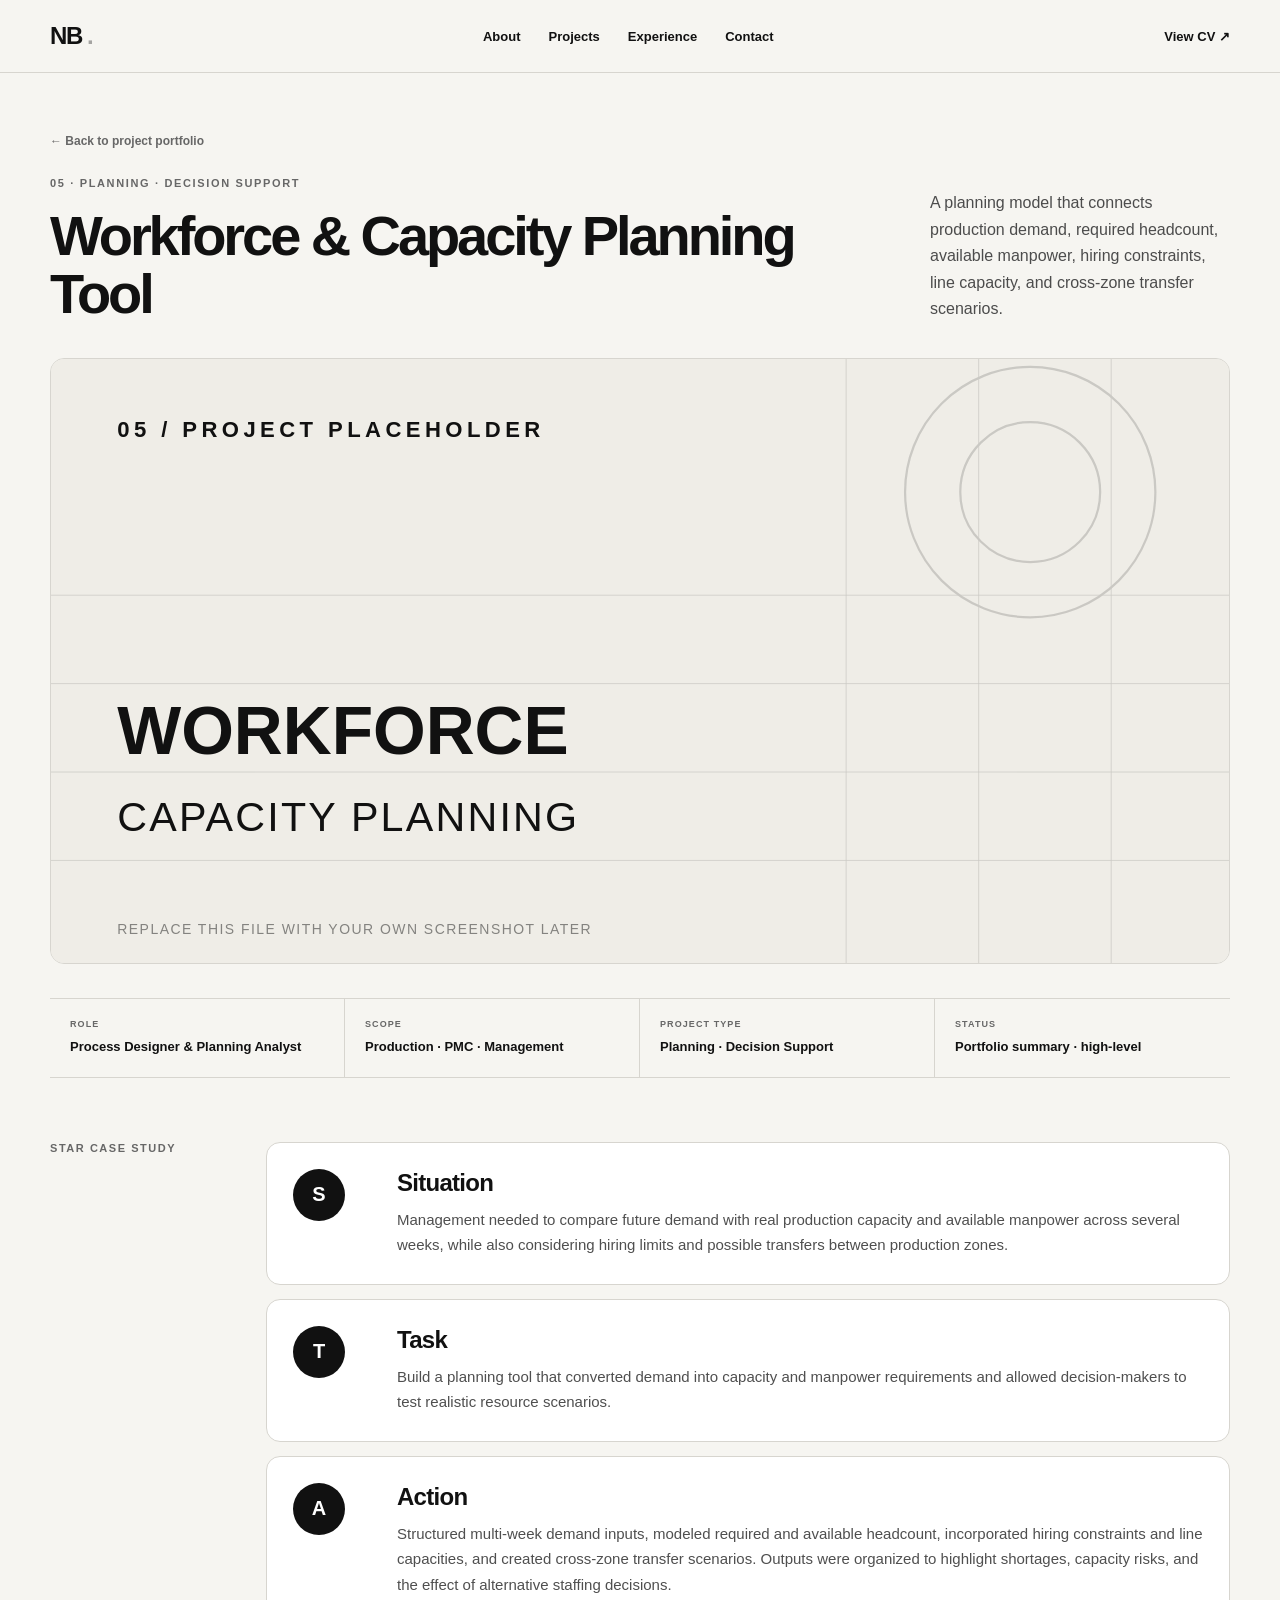
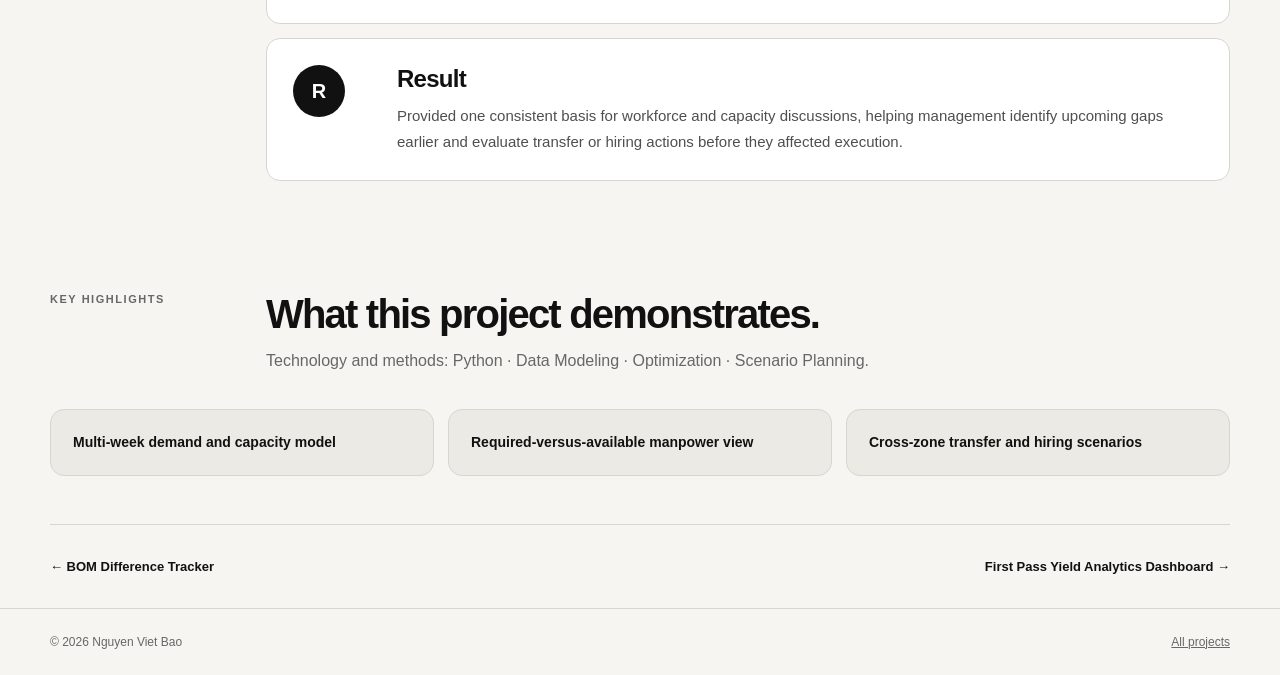
<file: portfolio/projects/workforce-capacity/index.html>
<!DOCTYPE html>
<html lang="en">
 <head>
  <meta charset="utf-8"/>
  <meta content="width=device-width,initial-scale=1" name="viewport"/>
  <meta content="Workforce &amp; Capacity Planning Tool case study by Nguyen Viet Bao." name="description"/>
  <meta content="#f6f5f1" name="theme-color"/>
  <link href="../../favicon.svg" rel="icon" type="image/svg+xml"/>
  <link href="../../assets/css/style.css" rel="stylesheet"/>
  <title>
   Workforce &amp; Capacity Planning Tool &mdash; Nguyen Viet Bao
  </title>
 </head>
 <body>
  <header class="site-header">
   <div class="container header-inner">
    <a class="brand" href="../../">
     NB
     <span>
      .
     </span>
    </a>
    <nav aria-label="Main navigation" class="nav">
     <a href="../../#about">
      About
     </a>
     <a href="../../#projects">
      Projects
     </a>
     <a href="../../#experience">
      Experience
     </a>
     <a href="../../#contact">
      Contact
     </a>
    </nav>
    <button aria-expanded="false" aria-label="Toggle menu" class="menu-toggle" type="button">
     <span>
     </span>
     <span>
     </span>
     <span>
     </span>
    </button>
    <a class="header-link" href="../../assets/documents/Nguyen_Viet_Bao_CV.pdf" rel="noopener" target="_blank">
     View CV &nearrow;
    </a>
   </div>
  </header>
  <main>
   <section class="case-hero">
    <div class="container">
     <a class="back-link" href="../../#projects">
      &larr; Back to project portfolio
     </a>
     <div class="case-title-row">
      <div>
       <p class="eyebrow">
        05 &middot; Planning &middot; Decision Support
       </p>
       <h1>
        Workforce &amp; Capacity Planning Tool
       </h1>
      </div>
      <p class="case-intro">
       A planning model that connects production demand, required headcount, available manpower, hiring constraints, line capacity, and cross-zone transfer scenarios.
      </p>
     </div>
     <div class="case-image reveal">
      <img alt="Placeholder image for Workforce &amp; Capacity Planning Tool" src="../../assets/images/projects/workforce-capacity.svg"/>
     </div>
    </div>
   </section>
   <section>
    <div class="container case-facts">
     <div class="fact">
      <span>
       Role
      </span>
      <strong>
       Process Designer &amp; Planning Analyst
      </strong>
     </div>
     <div class="fact">
      <span>
       Scope
      </span>
      <strong>
       Production &middot; PMC &middot; Management
      </strong>
     </div>
     <div class="fact">
      <span>
       Project Type
      </span>
      <strong>
       Planning &middot; Decision Support
      </strong>
     </div>
     <div class="fact">
      <span>
       Status
      </span>
      <strong>
       Portfolio summary &middot; high-level
      </strong>
     </div>
    </div>
   </section>
   <section class="section">
    <div class="container star-layout">
     <div class="section-label">
      STAR Case Study
     </div>
     <div class="star-list">
      <article class="star-card reveal">
       <div class="star-letter">
        S
       </div>
       <div>
        <h2>
         Situation
        </h2>
        <p>
         Management needed to compare future demand with real production capacity and available manpower across several weeks, while also considering hiring limits and possible transfers between production zones.
        </p>
       </div>
      </article>
      <article class="star-card reveal">
       <div class="star-letter">
        T
       </div>
       <div>
        <h2>
         Task
        </h2>
        <p>
         Build a planning tool that converted demand into capacity and manpower requirements and allowed decision-makers to test realistic resource scenarios.
        </p>
       </div>
      </article>
      <article class="star-card reveal">
       <div class="star-letter">
        A
       </div>
       <div>
        <h2>
         Action
        </h2>
        <p>
         Structured multi-week demand inputs, modeled required and available headcount, incorporated hiring constraints and line capacities, and created cross-zone transfer scenarios. Outputs were organized to highlight shortages, capacity risks, and the effect of alternative staffing decisions.
        </p>
       </div>
      </article>
      <article class="star-card reveal">
       <div class="star-letter">
        R
       </div>
       <div>
        <h2>
         Result
        </h2>
        <p>
         Provided one consistent basis for workforce and capacity discussions, helping management identify upcoming gaps earlier and evaluate transfer or hiring actions before they affected execution.
        </p>
       </div>
      </article>
     </div>
    </div>
   </section>
   <section class="section section-tight">
    <div class="container">
     <div class="section-head">
      <div class="section-label">
       Key Highlights
      </div>
      <div>
       <h2>
        What this project demonstrates.
       </h2>
       <p>
        Technology and methods: Python &middot; Data Modeling &middot; Optimization &middot; Scenario Planning.
       </p>
      </div>
     </div>
     <div class="highlight-list">
      <div class="highlight reveal">
       Multi-week demand and capacity model
      </div>
      <div class="highlight reveal">
       Required-versus-available manpower view
      </div>
      <div class="highlight reveal">
       Cross-zone transfer and hiring scenarios
      </div>
     </div>
    </div>
   </section>
   <section>
    <div class="container case-nav">
     <a href="../bom-difference/">
      &larr; BOM Difference Tracker
     </a>
     <a href="../fpy-dashboard/">
      First Pass Yield Analytics Dashboard &rarr;
     </a>
    </div>
   </section>
  </main>
  <footer class="footer">
   <div class="container footer-inner">
    <span>
     &copy;
     <span data-year="">
     </span>
     Nguyen Viet Bao
    </span>
    <a href="../../#projects">
     All projects
    </a>
   </div>
  </footer>
  <script src="../../assets/js/main.js">
  </script>
 </body>
</html>
</file>
<file: portfolio/assets/css/style.css>
:root {
  --ink:#111111;
  --paper:#f6f5f1;
  --card:#ffffff;
  --muted:#676767;
  --line:#d7d5cf;
  --soft:#eceae4;
  --max:1180px;
  --radius:14px;
  --ease:cubic-bezier(.22,.61,.36,1);
}
*{box-sizing:border-box}
html{scroll-behavior:smooth;scroll-padding-top:84px}
body{margin:0;background:var(--paper);color:var(--ink);font-family:Inter,Arial,Helvetica,sans-serif;-webkit-font-smoothing:antialiased}
a{color:inherit}
img{display:block;max-width:100%}
button,input,textarea{font:inherit}
.container{width:min(var(--max),calc(100% - 40px));margin-inline:auto}
.site-header{position:sticky;top:0;z-index:20;background:rgba(246,245,241,.92);backdrop-filter:blur(16px);border-bottom:1px solid var(--line)}
.header-inner{height:72px;display:grid;grid-template-columns:auto 1fr auto;align-items:center;gap:28px}
.brand{text-decoration:none;font-size:24px;font-weight:900;letter-spacing:-.06em}.brand span{opacity:.35}
.nav{display:flex;justify-content:center;gap:28px}.nav a,.header-link{text-decoration:none;font-size:13px;font-weight:700}.nav a{position:relative}.nav a:after{content:"";position:absolute;left:0;right:100%;bottom:-8px;height:1px;background:var(--ink);transition:right .25s ease}.nav a:hover:after{right:0}
.menu-toggle{display:none;border:0;background:none;padding:8px}.menu-toggle span{display:block;width:22px;height:2px;background:var(--ink);margin:4px 0}
.hero{padding:52px 0 44px;border-bottom:1px solid var(--line)}
.hero-grid{display:grid;grid-template-columns:minmax(0,1fr) 270px;gap:54px;align-items:center}.hero-copy{max-width:720px}
.eyebrow{margin:0 0 18px;text-transform:uppercase;letter-spacing:.15em;font-size:11px;font-weight:800;color:var(--muted)}
.hero h1{margin:0;max-width:680px;font-size:clamp(34px,3.8vw,48px);line-height:1.08;letter-spacing:-.045em}
.hero .lead{margin:18px 0 0;max-width:680px;font-size:16px;line-height:1.65;color:#424242}
.hero-actions{display:flex;gap:10px;align-items:center;margin-top:24px;flex-wrap:wrap}
.btn{display:inline-flex;align-items:center;justify-content:center;gap:10px;min-height:44px;padding:0 18px;border:1px solid var(--ink);border-radius:999px;text-decoration:none;font-size:13px;font-weight:800;transition:transform .25s var(--ease),background .25s,color .25s}.btn:hover{transform:translateY(-2px)}.btn-dark{background:var(--ink);color:white}.btn-light{background:transparent}.btn-small{min-height:38px;padding:0 14px;font-size:12px}
.hero-photo{margin:0;width:100%;max-width:270px;justify-self:end}.hero-photo img{width:100%;height:auto;border-radius:var(--radius);border:1px solid var(--line);background:#eee}
.skills-overview{border-bottom:1px solid var(--line);background:var(--card)}
.skills-overview-grid{display:grid;grid-template-columns:1.15fr repeat(3,1fr)}
.skills-overview-title,.skills-overview-item{padding:24px 22px;border-right:1px solid var(--line)}
.skills-overview-item:last-child{border-right:0}
.skills-overview-title{display:flex;flex-direction:column;justify-content:space-between;gap:14px}
.skills-overview-title strong{font-size:15px;line-height:1.45;max-width:230px}
.skills-overview-item h2{margin:0 0 8px;font-size:15px;letter-spacing:-.02em}
.skills-overview-item p{margin:0;color:var(--muted);font-size:12px;line-height:1.6}
.section{padding:64px 0}.section-tight{padding:48px 0}.section-head{display:grid;grid-template-columns:180px minmax(0,1fr);gap:36px;align-items:start;margin-bottom:34px}.section-label{text-transform:uppercase;letter-spacing:.14em;font-size:11px;font-weight:800;color:var(--muted)}.section-head h2{margin:0;font-size:clamp(28px,3.2vw,40px);letter-spacing:-.045em;line-height:1.08}.section-head p{margin:12px 0 0;max-width:720px;color:var(--muted);line-height:1.65}
.about-grid{display:grid;grid-template-columns:180px minmax(0,1fr);gap:36px}.about-copy{display:grid;grid-template-columns:1fr 1fr;gap:36px}.about-copy p{margin:0;font-size:16px;line-height:1.72;color:#3f3f3f}
.projects-section{background:var(--ink);color:white}.projects-section .section-label,.projects-section .section-head p{color:#aaa}
.project-grid{display:grid;grid-template-columns:repeat(2,minmax(0,1fr));gap:18px}
.project-card{display:flex;flex-direction:column;overflow:hidden;background:#171717;border:1px solid #2e2e2e;border-radius:var(--radius);transition:transform .3s var(--ease),border-color .3s ease}.project-card:hover{transform:translateY(-5px);border-color:#666}
.project-image{aspect-ratio:16/8.7;overflow:hidden;background:#e9e7e1}.project-image img{width:100%;height:100%;object-fit:cover;transition:transform .45s var(--ease)}.project-card:hover .project-image img{transform:scale(1.025)}.project-image--contain img{object-fit:contain;padding:12px;background:#efeee9}
.project-body{display:flex;flex-direction:column;flex:1;padding:21px}.project-meta{display:flex;justify-content:space-between;gap:20px;margin-bottom:14px;color:#999;font-size:10px;letter-spacing:.11em;text-transform:uppercase;font-weight:700}.project-card h3{margin:0;font-size:22px;line-height:1.12;letter-spacing:-.035em}.project-card .project-summary{margin:14px 0 20px;color:#bdbdbd;line-height:1.58;font-size:14px}.tags{display:flex;flex-wrap:wrap;gap:7px;margin:0 0 22px;padding:0;list-style:none}.tags li{padding:6px 9px;border:1px solid #414141;border-radius:999px;color:#bdbdbd;font-size:9px;text-transform:uppercase;letter-spacing:.08em}.project-card .btn{margin-top:auto;align-self:flex-start;border-color:#777;color:white}
.timeline{border-top:1px solid var(--line)}.timeline-item{display:grid;grid-template-columns:190px 1fr;gap:34px;padding:28px 0;border-bottom:1px solid var(--line)}.timeline-date{font-size:11px;text-transform:uppercase;letter-spacing:.1em;color:var(--muted)}.timeline-body h3{margin:0;font-size:23px;letter-spacing:-.03em}.timeline-body .company{margin:5px 0 10px;font-size:13px;font-weight:800}.timeline-body p{margin:0;max-width:820px;color:#555;line-height:1.6;font-size:14px}
.skills-grid{display:grid;grid-template-columns:repeat(3,1fr);gap:16px}.skill-card{padding:22px;background:var(--card);border:1px solid var(--line);border-radius:var(--radius)}.skill-card h3{margin:0 0 10px;font-size:17px}.skill-card p{margin:0;color:var(--muted);line-height:1.6;font-size:14px}
.contact-section{padding-top:46px;padding-bottom:46px}.contact-card{display:flex;align-items:center;justify-content:space-between;gap:28px;padding:26px 30px;background:var(--ink);color:white;border-radius:var(--radius)}.contact-copy{min-width:0}.contact-card .eyebrow{margin-bottom:8px;color:#aaa}.contact-card h2{margin:0;font-size:clamp(26px,3vw,36px);letter-spacing:-.04em}.contact-location{display:flex;align-items:center;gap:8px;margin:9px 0 0;color:#bdbdbd;font-size:13px;line-height:1.4}.contact-location svg{width:16px;height:16px;flex:0 0 auto;fill:none;stroke:currentColor;stroke-width:1.8;stroke-linecap:round;stroke-linejoin:round}.contact-links{display:flex;align-items:center;justify-content:flex-end;gap:10px;flex-wrap:wrap}.contact-icon{width:44px;height:44px;display:grid;place-items:center;border:1px solid #555;border-radius:50%;color:white;text-decoration:none;transition:transform .22s var(--ease),background .22s,border-color .22s}.contact-icon:hover{transform:translateY(-2px);background:white;color:var(--ink);border-color:white}.contact-icon svg{width:20px;height:20px;fill:none;stroke:currentColor;stroke-width:1.8;stroke-linecap:round;stroke-linejoin:round}.contact-icon:nth-child(3) svg,.contact-icon:nth-child(4) svg{fill:currentColor;stroke:none}
.footer{padding:26px 0;border-top:1px solid var(--line);font-size:12px;color:var(--muted)}.footer-inner{display:flex;justify-content:space-between;gap:24px;flex-wrap:wrap}
.reveal{opacity:0;transform:translateY(18px);transition:opacity .65s var(--ease),transform .65s var(--ease)}.reveal.visible{opacity:1;transform:none}
/* Case study */
.case-hero{padding:58px 0 34px}.back-link{text-decoration:none;font-size:12px;font-weight:800;color:var(--muted)}.case-title-row{display:grid;grid-template-columns:minmax(0,1fr) 300px;gap:50px;margin-top:28px;align-items:end}.case-title-row h1{margin:0;font-size:clamp(36px,4.6vw,56px);line-height:1.03;letter-spacing:-.055em}.case-intro{margin:0;color:#4c4c4c;line-height:1.65;font-size:16px}.case-image{margin-top:36px;border-radius:var(--radius);overflow:hidden;border:1px solid var(--line)}.case-image img{width:100%;aspect-ratio:16/8.2;object-fit:cover}.case-image--contain{background:#efeee9}.case-image--contain img{object-fit:contain;padding:18px;background:#efeee9}
.case-facts{display:grid;grid-template-columns:repeat(4,1fr);border-top:1px solid var(--line);border-bottom:1px solid var(--line)}.fact{padding:20px;border-right:1px solid var(--line)}.fact:last-child{border-right:0}.fact span{display:block;margin-bottom:8px;text-transform:uppercase;letter-spacing:.12em;font-size:9px;color:var(--muted);font-weight:800}.fact strong{font-size:13px;line-height:1.5}
.star-layout{display:grid;grid-template-columns:180px minmax(0,1fr);gap:36px}.star-list{display:grid;gap:14px}.star-card{display:grid;grid-template-columns:80px 1fr;gap:24px;padding:26px;background:var(--card);border:1px solid var(--line);border-radius:var(--radius)}.star-letter{width:52px;height:52px;display:grid;place-items:center;border-radius:50%;background:var(--ink);color:white;font-weight:900;font-size:20px}.star-card h2{margin:0 0 10px;font-size:24px;letter-spacing:-.03em}.star-card p{margin:0;color:#4f4f4f;line-height:1.7;font-size:15px}.highlight-list{display:grid;grid-template-columns:repeat(3,1fr);gap:14px}.section-media{padding-top:0}.case-media-grid{display:grid;grid-template-columns:repeat(2,minmax(0,1fr));gap:16px}.media-card{margin:0;background:var(--card);border:1px solid var(--line);border-radius:var(--radius);overflow:hidden}.media-card--wide{grid-column:1/-1}.media-frame{aspect-ratio:16/10;display:grid;place-items:center;overflow:hidden;background:#efeee9}.media-frame img{width:100%;height:100%;object-fit:contain;padding:12px}.media-frame--photo img{object-fit:cover;padding:0}.media-card figcaption{padding:14px 16px;color:#565656;font-size:13px;line-height:1.55;border-top:1px solid var(--line)}.highlight{padding:22px;border:1px solid var(--line);border-radius:var(--radius);background:var(--soft);font-size:14px;line-height:1.5;font-weight:700}.case-nav{display:flex;justify-content:space-between;gap:20px;padding:34px 0;border-top:1px solid var(--line)}.case-nav a{text-decoration:none;font-size:13px;font-weight:800}
@media(max-width:900px){.nav{display:none}.menu-toggle{display:block;justify-self:end}.header-link{display:none}.header-inner{grid-template-columns:1fr auto}.nav.open{position:absolute;top:72px;left:0;right:0;display:flex;flex-direction:column;align-items:center;padding:28px;background:var(--paper);border-bottom:1px solid var(--line)}.hero-grid,.case-title-row{grid-template-columns:1fr}.contact-card{align-items:flex-start}.hero-photo{max-width:260px;justify-self:start}.skills-overview-grid{grid-template-columns:repeat(2,1fr)}.skills-overview-title,.skills-overview-item{border-bottom:1px solid var(--line)}.skills-overview-item:nth-child(2){border-right:0}.skills-overview-item:nth-child(n+3){border-bottom:0}.section-head,.about-grid,.star-layout{grid-template-columns:1fr}.about-copy{grid-template-columns:1fr}.project-grid,.skills-grid{grid-template-columns:1fr 1fr}.contact-links{justify-content:flex-start}.case-facts{grid-template-columns:repeat(2,1fr)}.fact:nth-child(2){border-right:0}.fact:nth-child(-n+2){border-bottom:1px solid var(--line)}}
@media(max-width:620px){.container{width:min(100% - 28px,var(--max))}.hero{padding-top:48px}.hero h1{font-size:38px}.hero .lead{font-size:15px}.skills-overview-grid,.project-grid,.skills-grid,.highlight-list,.case-media-grid{grid-template-columns:1fr}.skills-overview-title,.skills-overview-item{border-right:0;border-bottom:1px solid var(--line)}.skills-overview-item:last-child{border-bottom:0}.section{padding:54px 0}.section-head{margin-bottom:26px}.timeline-item{grid-template-columns:1fr;gap:10px}.project-card h3{font-size:22px}.contact-card{padding:22px}.contact-links{width:100%;justify-content:flex-start}.case-facts{grid-template-columns:1fr}.fact{border-right:0;border-bottom:1px solid var(--line)}.fact:last-child{border-bottom:0}.star-card{grid-template-columns:1fr}.star-letter{width:44px;height:44px}.case-title-row h1{font-size:36px}}
@media(prefers-reduced-motion:reduce){*{scroll-behavior:auto!important}.reveal{opacity:1;transform:none;transition:none}}
</file>
